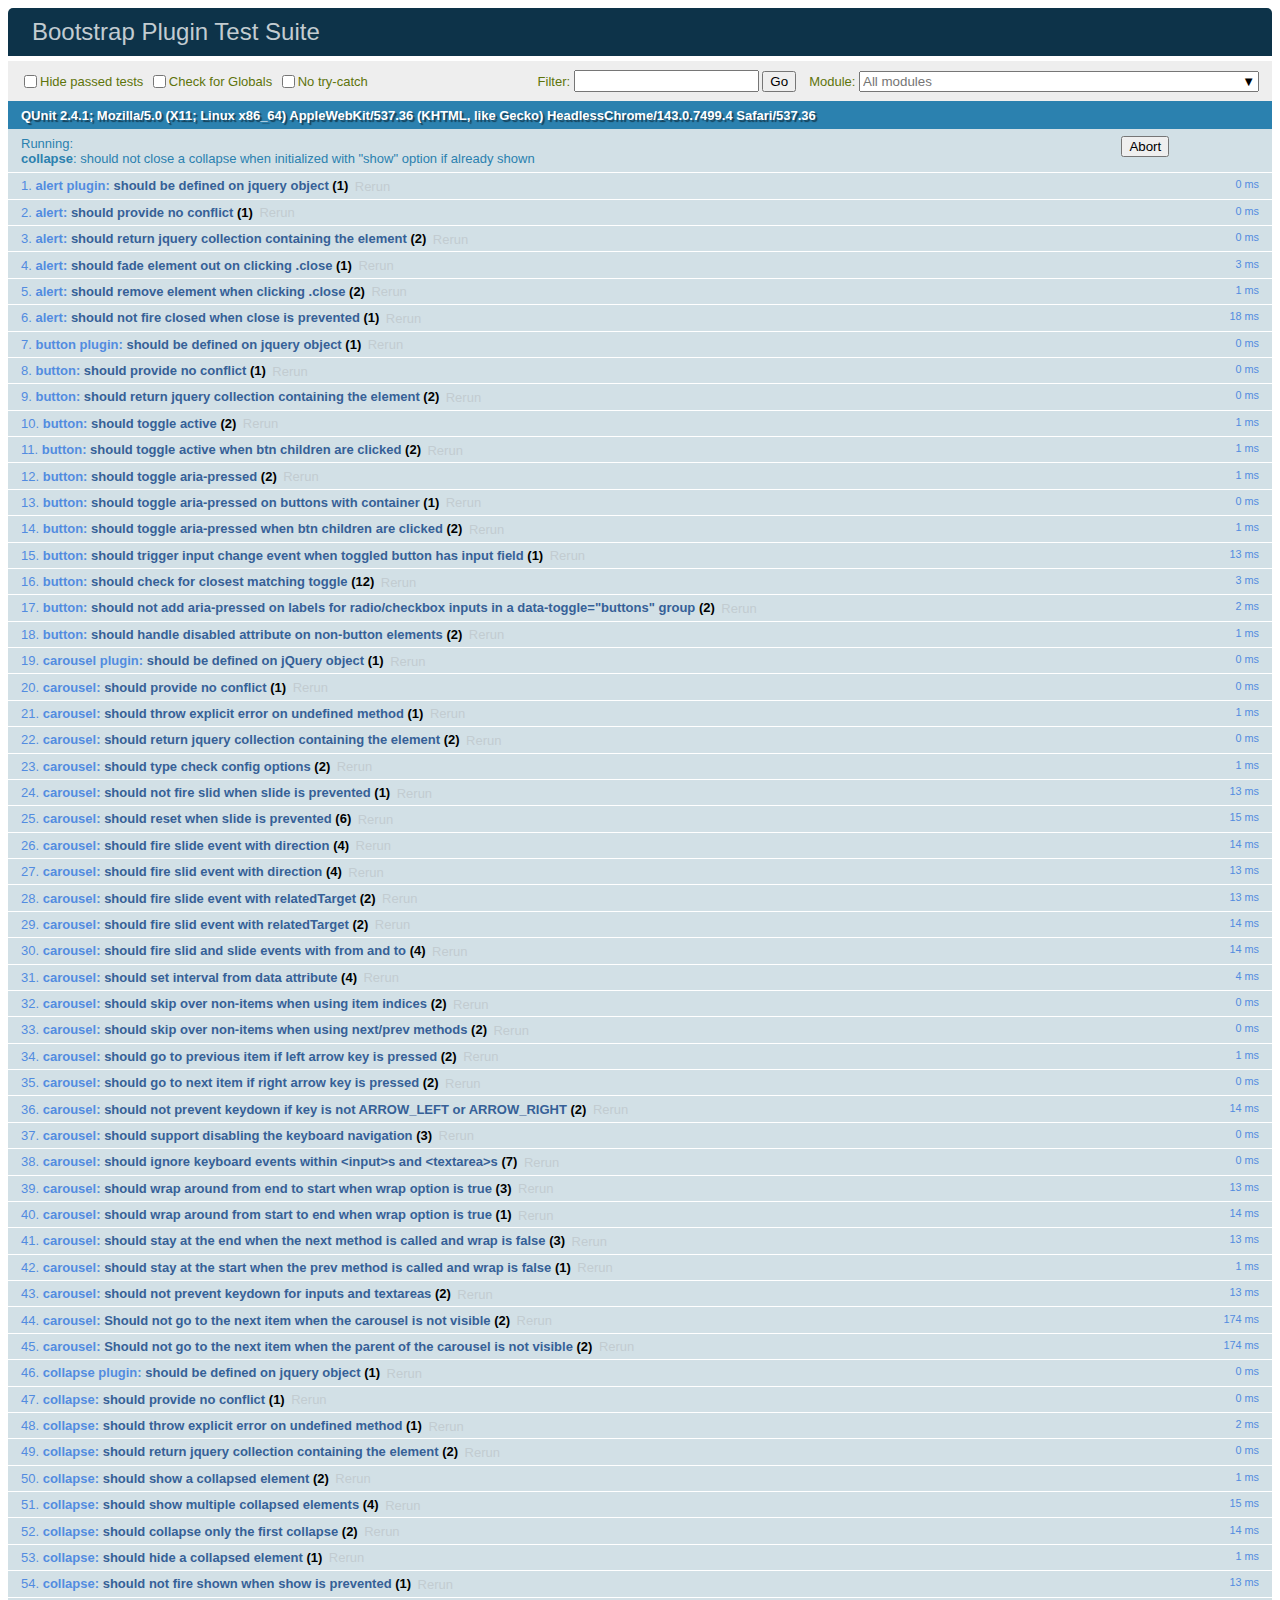
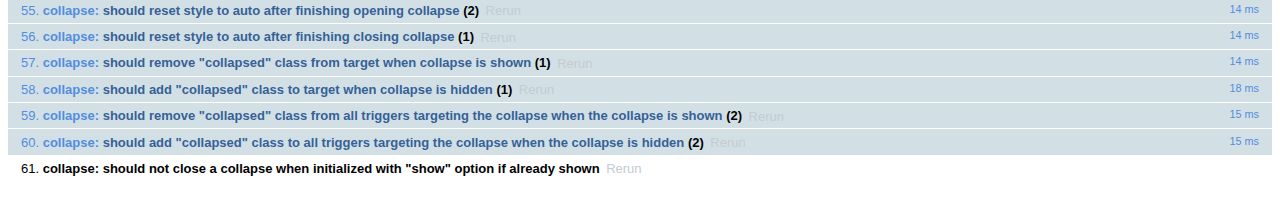
<file: MusicWhere/css/bootstrap-4.0.0/js/tests/index.html>
<!doctype html>
<html lang="en">
  <head>
    <meta charset="utf-8">
    <meta name="viewport" content="width=device-width, initial-scale=1, shrink-to-fit=no">
    <title>Bootstrap Plugin Test Suite</title>

    <!-- jQuery -->
    <script>
      (function () {
        var path = '../../assets/js/vendor/jquery-slim.min.js'
        // get jquery param from the query string.
        var jQueryVersion = location.search.match(/[?&]jquery=(.*?)(?=&|$)/)

        // If a version was specified, use that version from our vendor folder
        if (jQueryVersion) {
          path = 'vendor/jquery-' + jQueryVersion[1] + '.min.js'
        }
        document.write('<script src="' + path + '"><\/script>')
      }())
    </script>
    <script src="../../assets/js/vendor/popper.min.js"></script>

    <!-- QUnit -->
    <link rel="stylesheet" href="vendor/qunit.css" media="screen">
    <script src="vendor/qunit.js"></script>

    <script>
      // Disable jQuery event aliases to ensure we don't accidentally use any of them
      [
        'blur',
        'focus',
        'focusin',
        'focusout',
        'resize',
        'scroll',
        'click',
        'dblclick',
        'mousedown',
        'mouseup',
        'mousemove',
        'mouseover',
        'mouseout',
        'mouseenter',
        'mouseleave',
        'change',
        'select',
        'submit',
        'keydown',
        'keypress',
        'keyup',
        'contextmenu'
      ].forEach(function(eventAlias) {
        $.fn[eventAlias] = function() {
          throw new Error('Using the ".' + eventAlias + '()" method is not allowed, so that Bootstrap can be compatible with custom jQuery builds which exclude the "event aliases" module that defines said method. See https://github.com/twbs/bootstrap/blob/master/CONTRIBUTING.md#js')
        }
      })

      // Require assert.expect in each test
      QUnit.config.requireExpects = true

      // See https://github.com/axemclion/grunt-saucelabs#test-result-details-with-qunit
      var log = []
      var testName

      QUnit.done(function(testResults) {
        var tests = []
        for (var i = 0; i < log.length; i++) {
          var details = log[i]
          tests.push({
            name: details.name,
            result: details.result,
            expected: details.expected,
            actual: details.actual,
            source: details.source
          })
        }
        testResults.tests = tests

        window.global_test_results = testResults
      })

      QUnit.testStart(function(testDetails) {
        QUnit.log(function(details) {
          if (!details.result) {
            details.name = testDetails.name
            log.push(details)
          }
        })
      })

      // Display fixture on-screen on iOS to avoid false positives
      // See https://github.com/twbs/bootstrap/pull/15955
      if (/iPhone|iPad|iPod/.test(navigator.userAgent)) {
        QUnit.begin(function() {
          $('#qunit-fixture').css({ top: 0, left: 0 })
        })

        QUnit.done(function() {
          $('#qunit-fixture').css({ top: '', left: '' })
        })
      }
    </script>

    <!-- Transpiled Plugins -->
    <script src="../dist/util.js"></script>
    <script src="../dist/alert.js"></script>
    <script src="../dist/button.js"></script>
    <script src="../dist/carousel.js"></script>
    <script src="../dist/collapse.js"></script>
    <script src="../dist/dropdown.js"></script>
    <script src="../dist/modal.js"></script>
    <script src="../dist/scrollspy.js"></script>
    <script src="../dist/tab.js"></script>
    <script src="../dist/tooltip.js"></script>
    <script src="../dist/popover.js"></script>

    <!-- Unit Tests -->
    <script src="unit/alert.js"></script>
    <script src="unit/button.js"></script>
    <script src="unit/carousel.js"></script>
    <script src="unit/collapse.js"></script>
    <script src="unit/dropdown.js"></script>
    <script src="unit/modal.js"></script>
    <script src="unit/scrollspy.js"></script>
    <script src="unit/tab.js"></script>
    <script src="unit/tooltip.js"></script>
    <script src="unit/popover.js"></script>
    <script src="unit/util.js"></script>
  </head>
  <body>
    <div id="qunit-container">
      <div id="qunit"></div>
      <div id="qunit-fixture"></div>
    </div>
  </body>
</html>
</file>
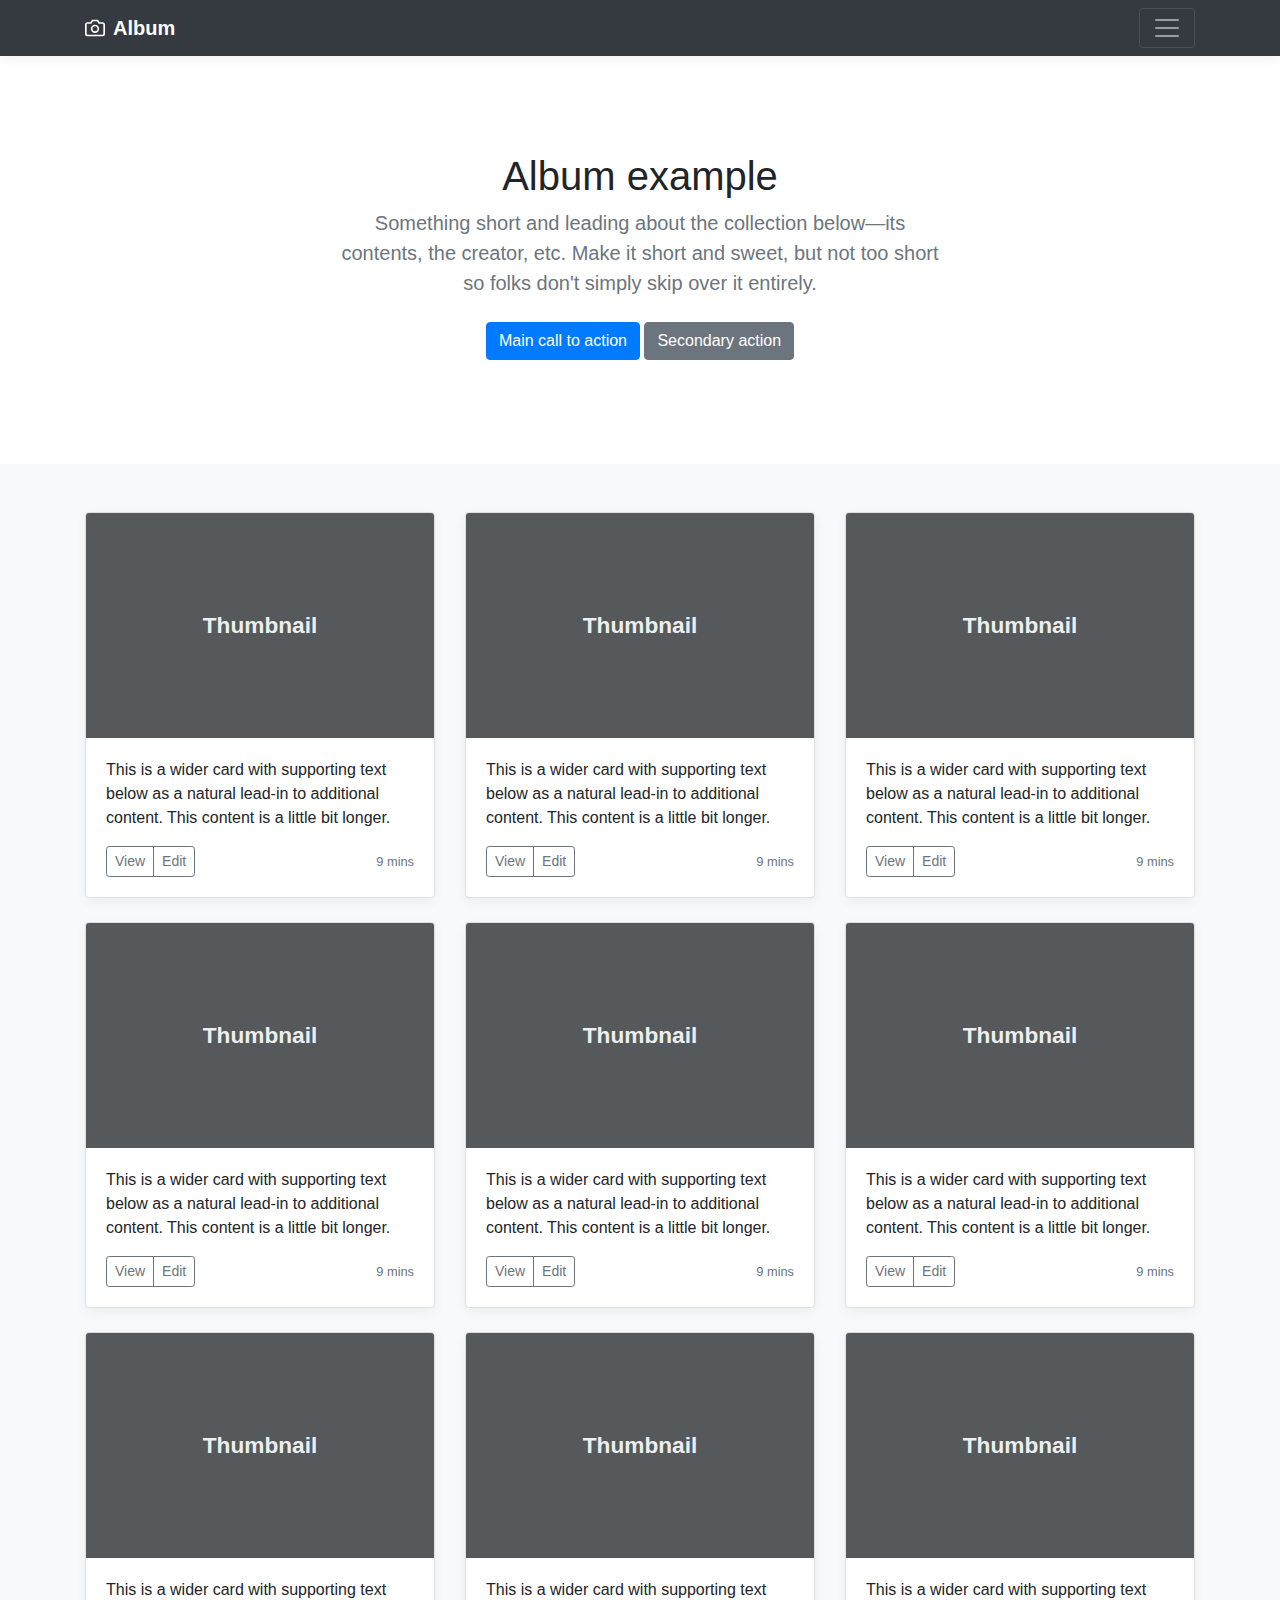
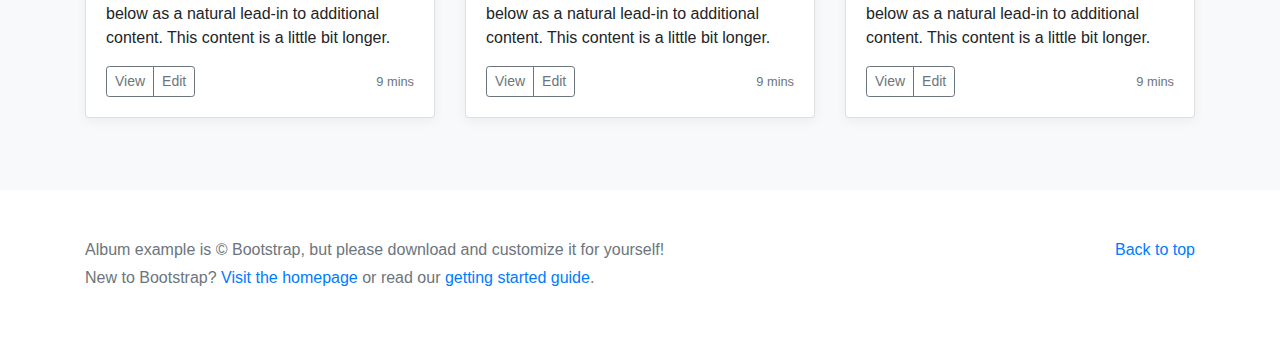
<file: MusicWhere/css/bootstrap-4.0.0/docs/4.0/examples/album/index.html>
<!doctype html>
<html lang="en">
  <head>
    <meta charset="utf-8">
    <meta name="viewport" content="width=device-width, initial-scale=1, shrink-to-fit=no">
    <meta name="description" content="">
    <meta name="author" content="">
    <link rel="icon" href="../../../../favicon.ico">

    <title>Album example for Bootstrap</title>

    <!-- Bootstrap core CSS -->
    <link href="../../../../dist/css/bootstrap.min.css" rel="stylesheet">

    <!-- Custom styles for this template -->
    <link href="album.css" rel="stylesheet">
  </head>

  <body>

    <header>
      <div class="collapse bg-dark" id="navbarHeader">
        <div class="container">
          <div class="row">
            <div class="col-sm-8 col-md-7 py-4">
              <h4 class="text-white">About</h4>
              <p class="text-muted">Add some information about the album below, the author, or any other background context. Make it a few sentences long so folks can pick up some informative tidbits. Then, link them off to some social networking sites or contact information.</p>
            </div>
            <div class="col-sm-4 offset-md-1 py-4">
              <h4 class="text-white">Contact</h4>
              <ul class="list-unstyled">
                <li><a href="#" class="text-white">Follow on Twitter</a></li>
                <li><a href="#" class="text-white">Like on Facebook</a></li>
                <li><a href="#" class="text-white">Email me</a></li>
              </ul>
            </div>
          </div>
        </div>
      </div>
      <div class="navbar navbar-dark bg-dark box-shadow">
        <div class="container d-flex justify-content-between">
          <a href="#" class="navbar-brand d-flex align-items-center">
            <svg xmlns="http://www.w3.org/2000/svg" width="20" height="20" viewBox="0 0 24 24" fill="none" stroke="currentColor" stroke-width="2" stroke-linecap="round" stroke-linejoin="round" class="mr-2"><path d="M23 19a2 2 0 0 1-2 2H3a2 2 0 0 1-2-2V8a2 2 0 0 1 2-2h4l2-3h6l2 3h4a2 2 0 0 1 2 2z"></path><circle cx="12" cy="13" r="4"></circle></svg>
            <strong>Album</strong>
          </a>
          <button class="navbar-toggler" type="button" data-toggle="collapse" data-target="#navbarHeader" aria-controls="navbarHeader" aria-expanded="false" aria-label="Toggle navigation">
            <span class="navbar-toggler-icon"></span>
          </button>
        </div>
      </div>
    </header>

    <main role="main">

      <section class="jumbotron text-center">
        <div class="container">
          <h1 class="jumbotron-heading">Album example</h1>
          <p class="lead text-muted">Something short and leading about the collection below—its contents, the creator, etc. Make it short and sweet, but not too short so folks don't simply skip over it entirely.</p>
          <p>
            <a href="#" class="btn btn-primary my-2">Main call to action</a>
            <a href="#" class="btn btn-secondary my-2">Secondary action</a>
          </p>
        </div>
      </section>

      <div class="album py-5 bg-light">
        <div class="container">

          <div class="row">
            <div class="col-md-4">
              <div class="card mb-4 box-shadow">
                <img class="card-img-top" data-src="holder.js/100px225?theme=thumb&bg=55595c&fg=eceeef&text=Thumbnail" alt="Card image cap">
                <div class="card-body">
                  <p class="card-text">This is a wider card with supporting text below as a natural lead-in to additional content. This content is a little bit longer.</p>
                  <div class="d-flex justify-content-between align-items-center">
                    <div class="btn-group">
                      <button type="button" class="btn btn-sm btn-outline-secondary">View</button>
                      <button type="button" class="btn btn-sm btn-outline-secondary">Edit</button>
                    </div>
                    <small class="text-muted">9 mins</small>
                  </div>
                </div>
              </div>
            </div>
            <div class="col-md-4">
              <div class="card mb-4 box-shadow">
                <img class="card-img-top" data-src="holder.js/100px225?theme=thumb&bg=55595c&fg=eceeef&text=Thumbnail" alt="Card image cap">
                <div class="card-body">
                  <p class="card-text">This is a wider card with supporting text below as a natural lead-in to additional content. This content is a little bit longer.</p>
                  <div class="d-flex justify-content-between align-items-center">
                    <div class="btn-group">
                      <button type="button" class="btn btn-sm btn-outline-secondary">View</button>
                      <button type="button" class="btn btn-sm btn-outline-secondary">Edit</button>
                    </div>
                    <small class="text-muted">9 mins</small>
                  </div>
                </div>
              </div>
            </div>
            <div class="col-md-4">
              <div class="card mb-4 box-shadow">
                <img class="card-img-top" data-src="holder.js/100px225?theme=thumb&bg=55595c&fg=eceeef&text=Thumbnail" alt="Card image cap">
                <div class="card-body">
                  <p class="card-text">This is a wider card with supporting text below as a natural lead-in to additional content. This content is a little bit longer.</p>
                  <div class="d-flex justify-content-between align-items-center">
                    <div class="btn-group">
                      <button type="button" class="btn btn-sm btn-outline-secondary">View</button>
                      <button type="button" class="btn btn-sm btn-outline-secondary">Edit</button>
                    </div>
                    <small class="text-muted">9 mins</small>
                  </div>
                </div>
              </div>
            </div>

            <div class="col-md-4">
              <div class="card mb-4 box-shadow">
                <img class="card-img-top" data-src="holder.js/100px225?theme=thumb&bg=55595c&fg=eceeef&text=Thumbnail" alt="Card image cap">
                <div class="card-body">
                  <p class="card-text">This is a wider card with supporting text below as a natural lead-in to additional content. This content is a little bit longer.</p>
                  <div class="d-flex justify-content-between align-items-center">
                    <div class="btn-group">
                      <button type="button" class="btn btn-sm btn-outline-secondary">View</button>
                      <button type="button" class="btn btn-sm btn-outline-secondary">Edit</button>
                    </div>
                    <small class="text-muted">9 mins</small>
                  </div>
                </div>
              </div>
            </div>
            <div class="col-md-4">
              <div class="card mb-4 box-shadow">
                <img class="card-img-top" data-src="holder.js/100px225?theme=thumb&bg=55595c&fg=eceeef&text=Thumbnail" alt="Card image cap">
                <div class="card-body">
                  <p class="card-text">This is a wider card with supporting text below as a natural lead-in to additional content. This content is a little bit longer.</p>
                  <div class="d-flex justify-content-between align-items-center">
                    <div class="btn-group">
                      <button type="button" class="btn btn-sm btn-outline-secondary">View</button>
                      <button type="button" class="btn btn-sm btn-outline-secondary">Edit</button>
                    </div>
                    <small class="text-muted">9 mins</small>
                  </div>
                </div>
              </div>
            </div>
            <div class="col-md-4">
              <div class="card mb-4 box-shadow">
                <img class="card-img-top" data-src="holder.js/100px225?theme=thumb&bg=55595c&fg=eceeef&text=Thumbnail" alt="Card image cap">
                <div class="card-body">
                  <p class="card-text">This is a wider card with supporting text below as a natural lead-in to additional content. This content is a little bit longer.</p>
                  <div class="d-flex justify-content-between align-items-center">
                    <div class="btn-group">
                      <button type="button" class="btn btn-sm btn-outline-secondary">View</button>
                      <button type="button" class="btn btn-sm btn-outline-secondary">Edit</button>
                    </div>
                    <small class="text-muted">9 mins</small>
                  </div>
                </div>
              </div>
            </div>

            <div class="col-md-4">
              <div class="card mb-4 box-shadow">
                <img class="card-img-top" data-src="holder.js/100px225?theme=thumb&bg=55595c&fg=eceeef&text=Thumbnail" alt="Card image cap">
                <div class="card-body">
                  <p class="card-text">This is a wider card with supporting text below as a natural lead-in to additional content. This content is a little bit longer.</p>
                  <div class="d-flex justify-content-between align-items-center">
                    <div class="btn-group">
                      <button type="button" class="btn btn-sm btn-outline-secondary">View</button>
                      <button type="button" class="btn btn-sm btn-outline-secondary">Edit</button>
                    </div>
                    <small class="text-muted">9 mins</small>
                  </div>
                </div>
              </div>
            </div>
            <div class="col-md-4">
              <div class="card mb-4 box-shadow">
                <img class="card-img-top" data-src="holder.js/100px225?theme=thumb&bg=55595c&fg=eceeef&text=Thumbnail" alt="Card image cap">
                <div class="card-body">
                  <p class="card-text">This is a wider card with supporting text below as a natural lead-in to additional content. This content is a little bit longer.</p>
                  <div class="d-flex justify-content-between align-items-center">
                    <div class="btn-group">
                      <button type="button" class="btn btn-sm btn-outline-secondary">View</button>
                      <button type="button" class="btn btn-sm btn-outline-secondary">Edit</button>
                    </div>
                    <small class="text-muted">9 mins</small>
                  </div>
                </div>
              </div>
            </div>
            <div class="col-md-4">
              <div class="card mb-4 box-shadow">
                <img class="card-img-top" data-src="holder.js/100px225?theme=thumb&bg=55595c&fg=eceeef&text=Thumbnail" alt="Card image cap">
                <div class="card-body">
                  <p class="card-text">This is a wider card with supporting text below as a natural lead-in to additional content. This content is a little bit longer.</p>
                  <div class="d-flex justify-content-between align-items-center">
                    <div class="btn-group">
                      <button type="button" class="btn btn-sm btn-outline-secondary">View</button>
                      <button type="button" class="btn btn-sm btn-outline-secondary">Edit</button>
                    </div>
                    <small class="text-muted">9 mins</small>
                  </div>
                </div>
              </div>
            </div>
          </div>
        </div>
      </div>

    </main>

    <footer class="text-muted">
      <div class="container">
        <p class="float-right">
          <a href="#">Back to top</a>
        </p>
        <p>Album example is &copy; Bootstrap, but please download and customize it for yourself!</p>
        <p>New to Bootstrap? <a href="../../">Visit the homepage</a> or read our <a href="../../getting-started/">getting started guide</a>.</p>
      </div>
    </footer>

    <!-- Bootstrap core JavaScript
    ================================================== -->
    <!-- Placed at the end of the document so the pages load faster -->
    <script src="https://code.jquery.com/jquery-3.2.1.slim.min.js" integrity="sha384-KJ3o2DKtIkvYIK3UENzmM7KCkRr/rE9/Qpg6aAZGJwFDMVNA/GpGFF93hXpG5KkN" crossorigin="anonymous"></script>
    <script>window.jQuery || document.write('<script src="../../../../assets/js/vendor/jquery-slim.min.js"><\/script>')</script>
    <script src="../../../../assets/js/vendor/popper.min.js"></script>
    <script src="../../../../dist/js/bootstrap.min.js"></script>
    <script src="../../../../assets/js/vendor/holder.min.js"></script>
  </body>
</html>
</file>
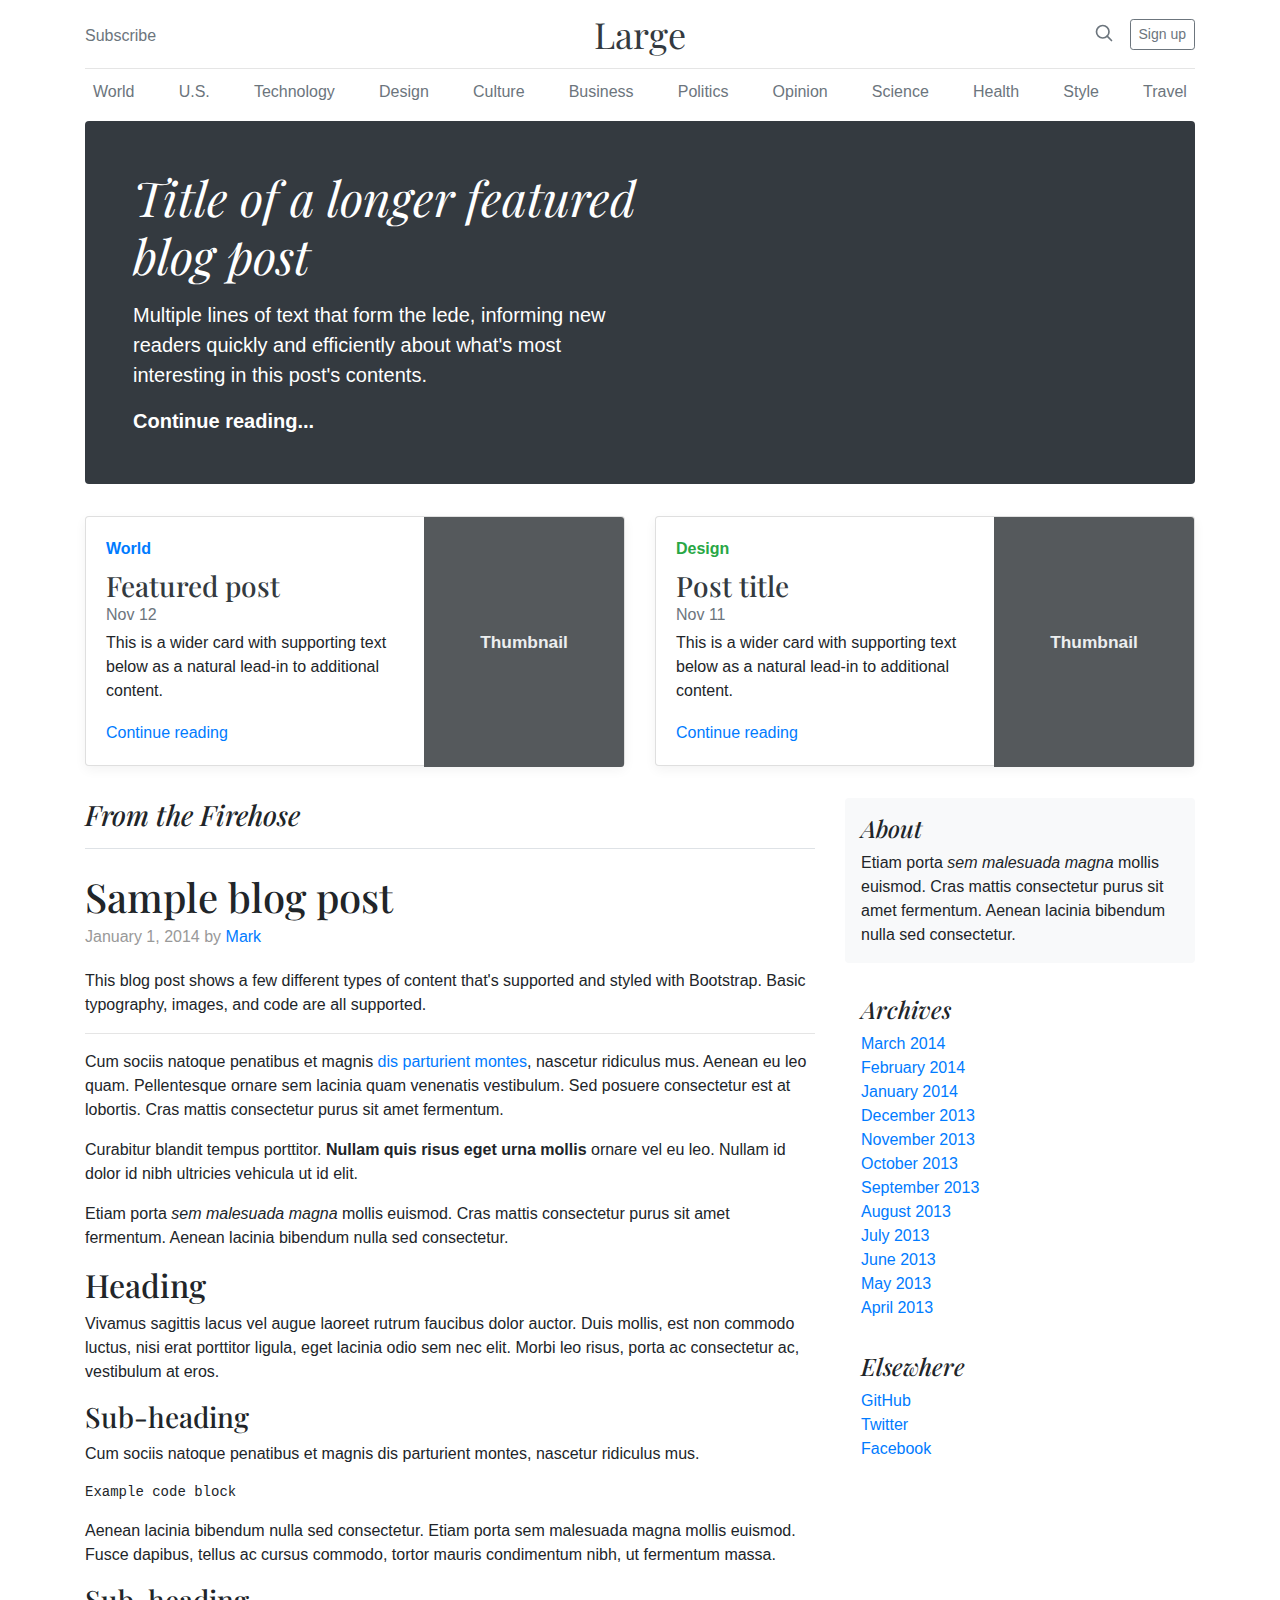
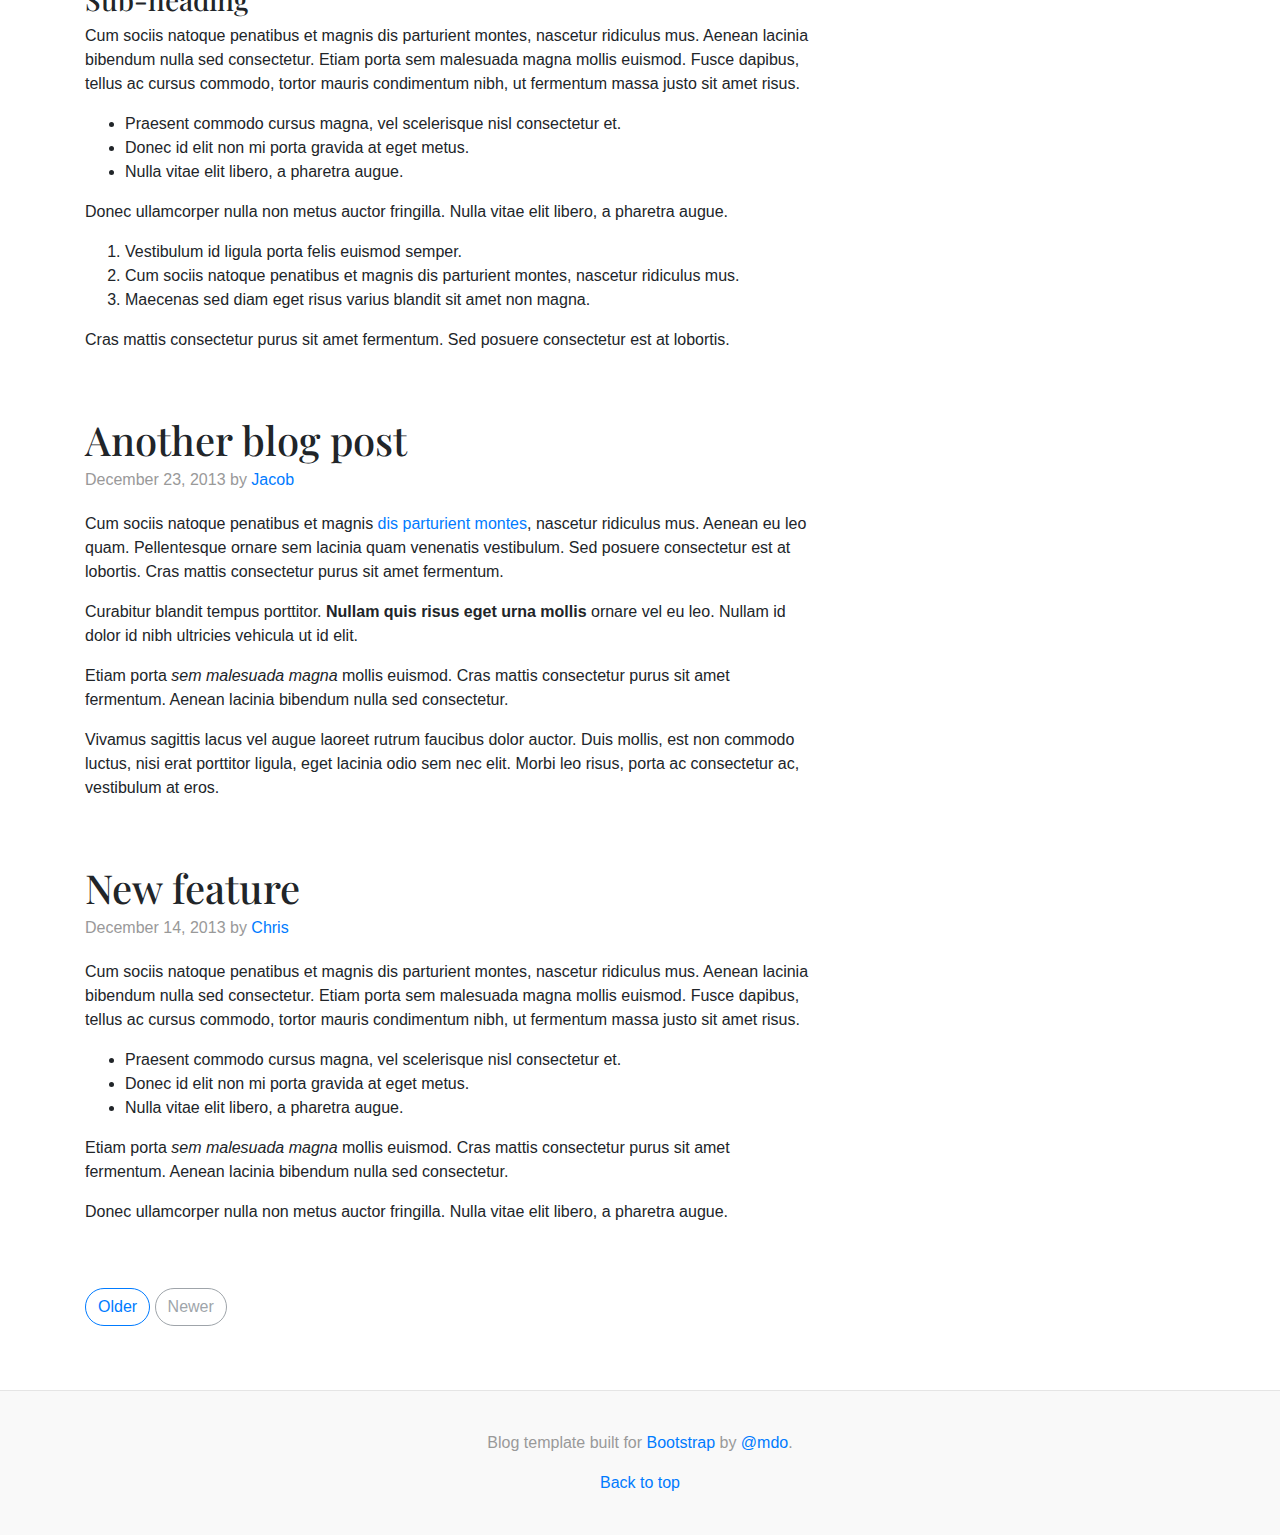
<file: MusicWhere/css/bootstrap-4.0.0/docs/4.0/examples/blog/index.html>
<!doctype html>
<html lang="en">
  <head>
    <meta charset="utf-8">
    <meta name="viewport" content="width=device-width, initial-scale=1, shrink-to-fit=no">
    <meta name="description" content="">
    <meta name="author" content="">
    <link rel="icon" href="../../../../favicon.ico">

    <title>Blog Template for Bootstrap</title>

    <!-- Bootstrap core CSS -->
    <link href="../../../../dist/css/bootstrap.min.css" rel="stylesheet">

    <!-- Custom styles for this template -->
    <link href="https://fonts.googleapis.com/css?family=Playfair+Display:700,900" rel="stylesheet">
    <link href="blog.css" rel="stylesheet">
  </head>

  <body>

    <div class="container">
      <header class="blog-header py-3">
        <div class="row flex-nowrap justify-content-between align-items-center">
          <div class="col-4 pt-1">
            <a class="text-muted" href="#">Subscribe</a>
          </div>
          <div class="col-4 text-center">
            <a class="blog-header-logo text-dark" href="#">Large</a>
          </div>
          <div class="col-4 d-flex justify-content-end align-items-center">
            <a class="text-muted" href="#">
              <svg xmlns="http://www.w3.org/2000/svg" width="20" height="20" viewBox="0 0 24 24" fill="none" stroke="currentColor" stroke-width="2" stroke-linecap="round" stroke-linejoin="round" class="mx-3"><circle cx="10.5" cy="10.5" r="7.5"></circle><line x1="21" y1="21" x2="15.8" y2="15.8"></line></svg>
            </a>
            <a class="btn btn-sm btn-outline-secondary" href="#">Sign up</a>
          </div>
        </div>
      </header>

      <div class="nav-scroller py-1 mb-2">
        <nav class="nav d-flex justify-content-between">
          <a class="p-2 text-muted" href="#">World</a>
          <a class="p-2 text-muted" href="#">U.S.</a>
          <a class="p-2 text-muted" href="#">Technology</a>
          <a class="p-2 text-muted" href="#">Design</a>
          <a class="p-2 text-muted" href="#">Culture</a>
          <a class="p-2 text-muted" href="#">Business</a>
          <a class="p-2 text-muted" href="#">Politics</a>
          <a class="p-2 text-muted" href="#">Opinion</a>
          <a class="p-2 text-muted" href="#">Science</a>
          <a class="p-2 text-muted" href="#">Health</a>
          <a class="p-2 text-muted" href="#">Style</a>
          <a class="p-2 text-muted" href="#">Travel</a>
        </nav>
      </div>

      <div class="jumbotron p-3 p-md-5 text-white rounded bg-dark">
        <div class="col-md-6 px-0">
          <h1 class="display-4 font-italic">Title of a longer featured blog post</h1>
          <p class="lead my-3">Multiple lines of text that form the lede, informing new readers quickly and efficiently about what's most interesting in this post's contents.</p>
          <p class="lead mb-0"><a href="#" class="text-white font-weight-bold">Continue reading...</a></p>
        </div>
      </div>

      <div class="row mb-2">
        <div class="col-md-6">
          <div class="card flex-md-row mb-4 box-shadow h-md-250">
            <div class="card-body d-flex flex-column align-items-start">
              <strong class="d-inline-block mb-2 text-primary">World</strong>
              <h3 class="mb-0">
                <a class="text-dark" href="#">Featured post</a>
              </h3>
              <div class="mb-1 text-muted">Nov 12</div>
              <p class="card-text mb-auto">This is a wider card with supporting text below as a natural lead-in to additional content.</p>
              <a href="#">Continue reading</a>
            </div>
            <img class="card-img-right flex-auto d-none d-md-block" data-src="holder.js/200x250?theme=thumb" alt="Card image cap">
          </div>
        </div>
        <div class="col-md-6">
          <div class="card flex-md-row mb-4 box-shadow h-md-250">
            <div class="card-body d-flex flex-column align-items-start">
              <strong class="d-inline-block mb-2 text-success">Design</strong>
              <h3 class="mb-0">
                <a class="text-dark" href="#">Post title</a>
              </h3>
              <div class="mb-1 text-muted">Nov 11</div>
              <p class="card-text mb-auto">This is a wider card with supporting text below as a natural lead-in to additional content.</p>
              <a href="#">Continue reading</a>
            </div>
            <img class="card-img-right flex-auto d-none d-md-block" data-src="holder.js/200x250?theme=thumb" alt="Card image cap">
          </div>
        </div>
      </div>
    </div>

    <main role="main" class="container">
      <div class="row">
        <div class="col-md-8 blog-main">
          <h3 class="pb-3 mb-4 font-italic border-bottom">
            From the Firehose
          </h3>

          <div class="blog-post">
            <h2 class="blog-post-title">Sample blog post</h2>
            <p class="blog-post-meta">January 1, 2014 by <a href="#">Mark</a></p>

            <p>This blog post shows a few different types of content that's supported and styled with Bootstrap. Basic typography, images, and code are all supported.</p>
            <hr>
            <p>Cum sociis natoque penatibus et magnis <a href="#">dis parturient montes</a>, nascetur ridiculus mus. Aenean eu leo quam. Pellentesque ornare sem lacinia quam venenatis vestibulum. Sed posuere consectetur est at lobortis. Cras mattis consectetur purus sit amet fermentum.</p>
            <blockquote>
              <p>Curabitur blandit tempus porttitor. <strong>Nullam quis risus eget urna mollis</strong> ornare vel eu leo. Nullam id dolor id nibh ultricies vehicula ut id elit.</p>
            </blockquote>
            <p>Etiam porta <em>sem malesuada magna</em> mollis euismod. Cras mattis consectetur purus sit amet fermentum. Aenean lacinia bibendum nulla sed consectetur.</p>
            <h2>Heading</h2>
            <p>Vivamus sagittis lacus vel augue laoreet rutrum faucibus dolor auctor. Duis mollis, est non commodo luctus, nisi erat porttitor ligula, eget lacinia odio sem nec elit. Morbi leo risus, porta ac consectetur ac, vestibulum at eros.</p>
            <h3>Sub-heading</h3>
            <p>Cum sociis natoque penatibus et magnis dis parturient montes, nascetur ridiculus mus.</p>
            <pre><code>Example code block</code></pre>
            <p>Aenean lacinia bibendum nulla sed consectetur. Etiam porta sem malesuada magna mollis euismod. Fusce dapibus, tellus ac cursus commodo, tortor mauris condimentum nibh, ut fermentum massa.</p>
            <h3>Sub-heading</h3>
            <p>Cum sociis natoque penatibus et magnis dis parturient montes, nascetur ridiculus mus. Aenean lacinia bibendum nulla sed consectetur. Etiam porta sem malesuada magna mollis euismod. Fusce dapibus, tellus ac cursus commodo, tortor mauris condimentum nibh, ut fermentum massa justo sit amet risus.</p>
            <ul>
              <li>Praesent commodo cursus magna, vel scelerisque nisl consectetur et.</li>
              <li>Donec id elit non mi porta gravida at eget metus.</li>
              <li>Nulla vitae elit libero, a pharetra augue.</li>
            </ul>
            <p>Donec ullamcorper nulla non metus auctor fringilla. Nulla vitae elit libero, a pharetra augue.</p>
            <ol>
              <li>Vestibulum id ligula porta felis euismod semper.</li>
              <li>Cum sociis natoque penatibus et magnis dis parturient montes, nascetur ridiculus mus.</li>
              <li>Maecenas sed diam eget risus varius blandit sit amet non magna.</li>
            </ol>
            <p>Cras mattis consectetur purus sit amet fermentum. Sed posuere consectetur est at lobortis.</p>
          </div><!-- /.blog-post -->

          <div class="blog-post">
            <h2 class="blog-post-title">Another blog post</h2>
            <p class="blog-post-meta">December 23, 2013 by <a href="#">Jacob</a></p>

            <p>Cum sociis natoque penatibus et magnis <a href="#">dis parturient montes</a>, nascetur ridiculus mus. Aenean eu leo quam. Pellentesque ornare sem lacinia quam venenatis vestibulum. Sed posuere consectetur est at lobortis. Cras mattis consectetur purus sit amet fermentum.</p>
            <blockquote>
              <p>Curabitur blandit tempus porttitor. <strong>Nullam quis risus eget urna mollis</strong> ornare vel eu leo. Nullam id dolor id nibh ultricies vehicula ut id elit.</p>
            </blockquote>
            <p>Etiam porta <em>sem malesuada magna</em> mollis euismod. Cras mattis consectetur purus sit amet fermentum. Aenean lacinia bibendum nulla sed consectetur.</p>
            <p>Vivamus sagittis lacus vel augue laoreet rutrum faucibus dolor auctor. Duis mollis, est non commodo luctus, nisi erat porttitor ligula, eget lacinia odio sem nec elit. Morbi leo risus, porta ac consectetur ac, vestibulum at eros.</p>
          </div><!-- /.blog-post -->

          <div class="blog-post">
            <h2 class="blog-post-title">New feature</h2>
            <p class="blog-post-meta">December 14, 2013 by <a href="#">Chris</a></p>

            <p>Cum sociis natoque penatibus et magnis dis parturient montes, nascetur ridiculus mus. Aenean lacinia bibendum nulla sed consectetur. Etiam porta sem malesuada magna mollis euismod. Fusce dapibus, tellus ac cursus commodo, tortor mauris condimentum nibh, ut fermentum massa justo sit amet risus.</p>
            <ul>
              <li>Praesent commodo cursus magna, vel scelerisque nisl consectetur et.</li>
              <li>Donec id elit non mi porta gravida at eget metus.</li>
              <li>Nulla vitae elit libero, a pharetra augue.</li>
            </ul>
            <p>Etiam porta <em>sem malesuada magna</em> mollis euismod. Cras mattis consectetur purus sit amet fermentum. Aenean lacinia bibendum nulla sed consectetur.</p>
            <p>Donec ullamcorper nulla non metus auctor fringilla. Nulla vitae elit libero, a pharetra augue.</p>
          </div><!-- /.blog-post -->

          <nav class="blog-pagination">
            <a class="btn btn-outline-primary" href="#">Older</a>
            <a class="btn btn-outline-secondary disabled" href="#">Newer</a>
          </nav>

        </div><!-- /.blog-main -->

        <aside class="col-md-4 blog-sidebar">
          <div class="p-3 mb-3 bg-light rounded">
            <h4 class="font-italic">About</h4>
            <p class="mb-0">Etiam porta <em>sem malesuada magna</em> mollis euismod. Cras mattis consectetur purus sit amet fermentum. Aenean lacinia bibendum nulla sed consectetur.</p>
          </div>

          <div class="p-3">
            <h4 class="font-italic">Archives</h4>
            <ol class="list-unstyled mb-0">
              <li><a href="#">March 2014</a></li>
              <li><a href="#">February 2014</a></li>
              <li><a href="#">January 2014</a></li>
              <li><a href="#">December 2013</a></li>
              <li><a href="#">November 2013</a></li>
              <li><a href="#">October 2013</a></li>
              <li><a href="#">September 2013</a></li>
              <li><a href="#">August 2013</a></li>
              <li><a href="#">July 2013</a></li>
              <li><a href="#">June 2013</a></li>
              <li><a href="#">May 2013</a></li>
              <li><a href="#">April 2013</a></li>
            </ol>
          </div>

          <div class="p-3">
            <h4 class="font-italic">Elsewhere</h4>
            <ol class="list-unstyled">
              <li><a href="#">GitHub</a></li>
              <li><a href="#">Twitter</a></li>
              <li><a href="#">Facebook</a></li>
            </ol>
          </div>
        </aside><!-- /.blog-sidebar -->

      </div><!-- /.row -->

    </main><!-- /.container -->

    <footer class="blog-footer">
      <p>Blog template built for <a href="https://getbootstrap.com/">Bootstrap</a> by <a href="https://twitter.com/mdo">@mdo</a>.</p>
      <p>
        <a href="#">Back to top</a>
      </p>
    </footer>

    <!-- Bootstrap core JavaScript
    ================================================== -->
    <!-- Placed at the end of the document so the pages load faster -->
    <script src="https://code.jquery.com/jquery-3.2.1.slim.min.js" integrity="sha384-KJ3o2DKtIkvYIK3UENzmM7KCkRr/rE9/Qpg6aAZGJwFDMVNA/GpGFF93hXpG5KkN" crossorigin="anonymous"></script>
    <script>window.jQuery || document.write('<script src="../../../../assets/js/vendor/jquery-slim.min.js"><\/script>')</script>
    <script src="../../../../assets/js/vendor/popper.min.js"></script>
    <script src="../../../../dist/js/bootstrap.min.js"></script>
    <script src="../../../../assets/js/vendor/holder.min.js"></script>
    <script>
      Holder.addTheme('thumb', {
        bg: '#55595c',
        fg: '#eceeef',
        text: 'Thumbnail'
      });
    </script>
  </body>
</html>
</file>
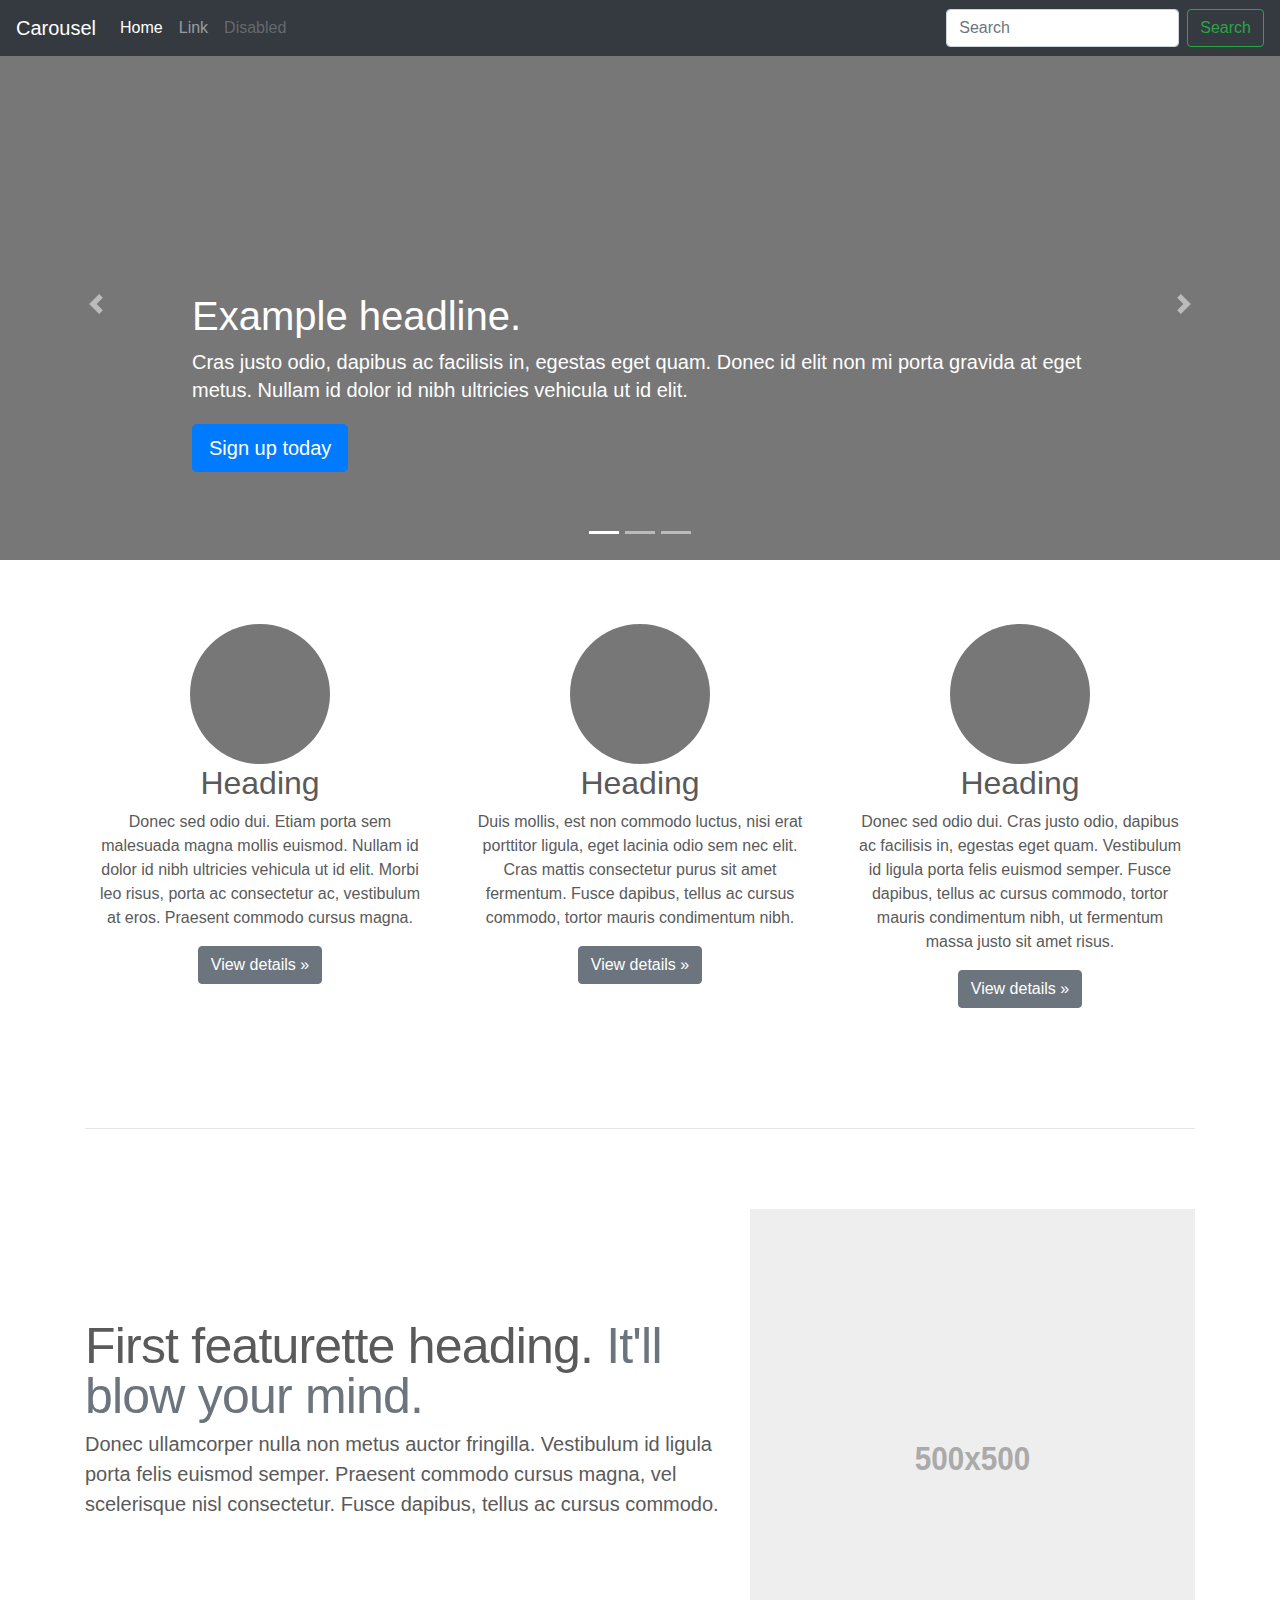
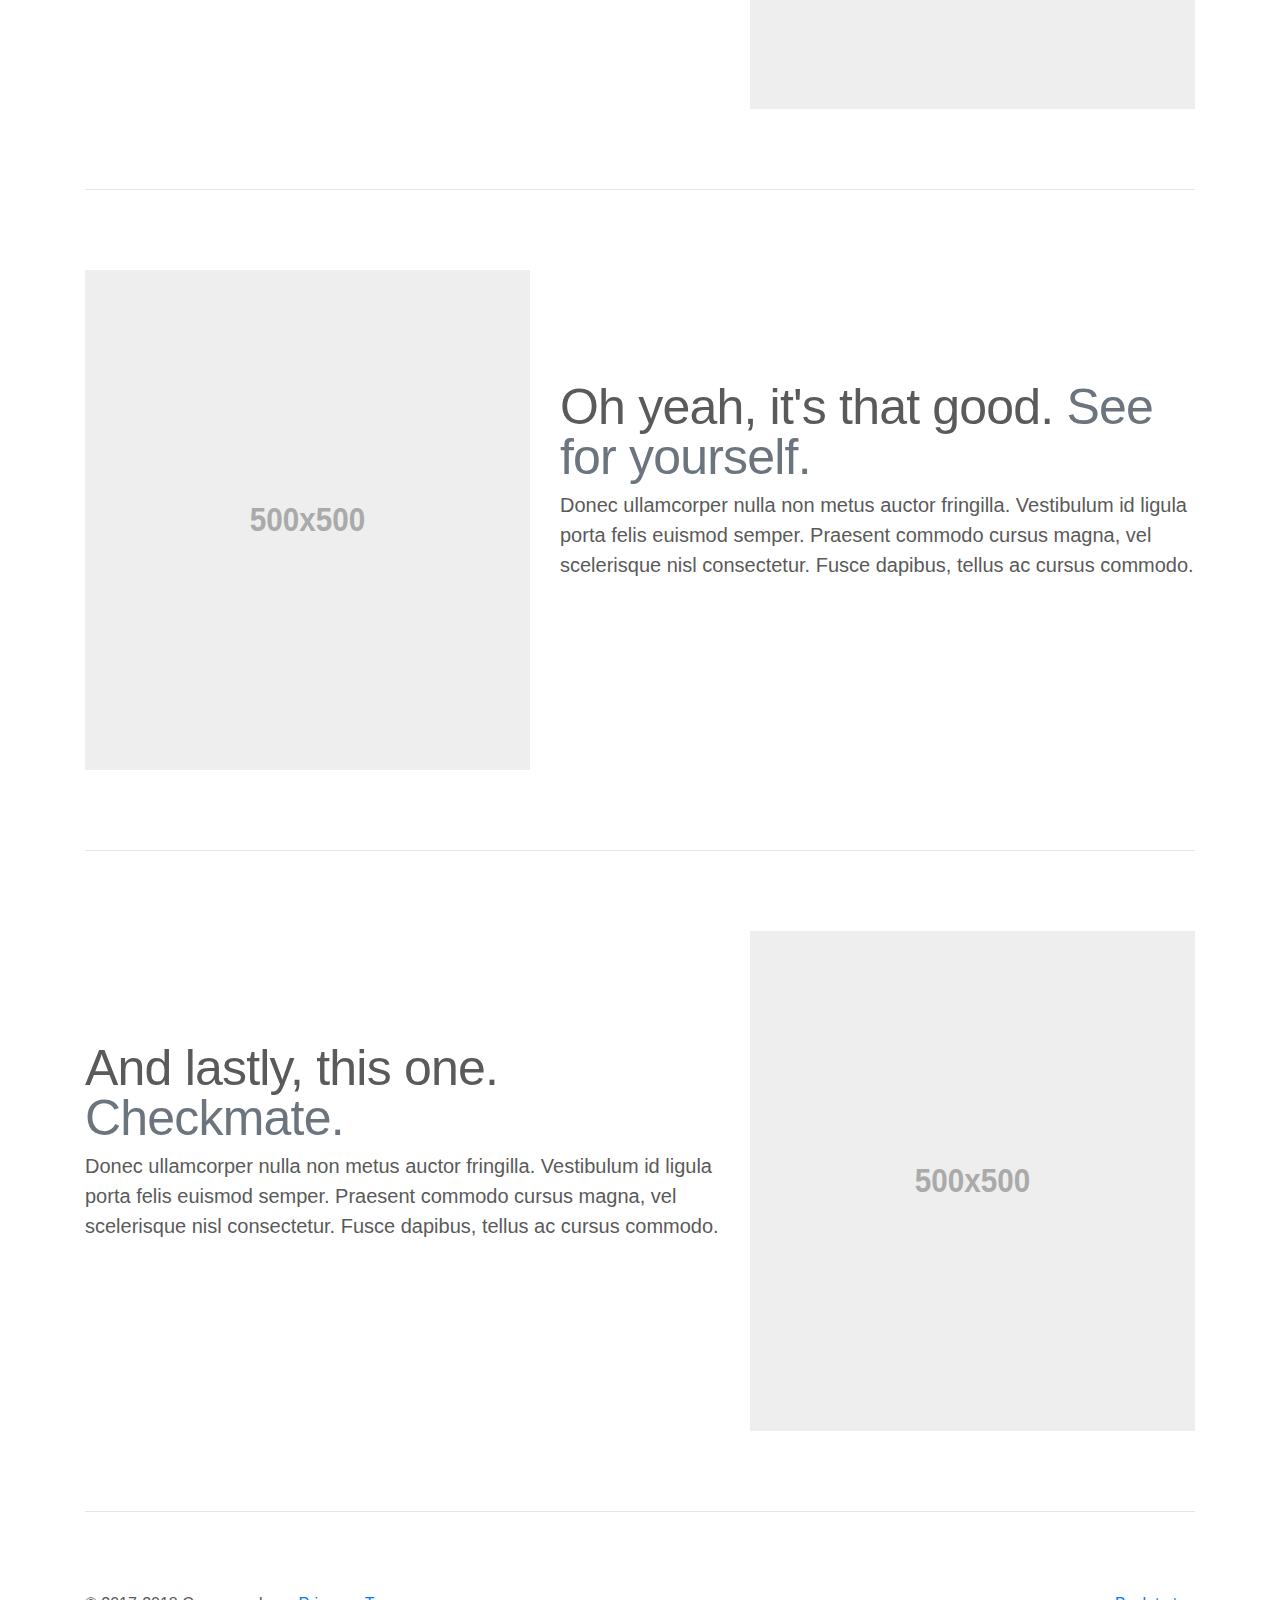
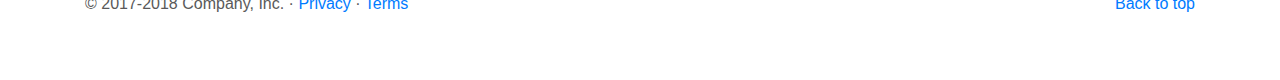
<file: MusicWhere/css/bootstrap-4.0.0/docs/4.0/examples/carousel/index.html>
<!doctype html>
<html lang="en">
  <head>
    <meta charset="utf-8">
    <meta name="viewport" content="width=device-width, initial-scale=1, shrink-to-fit=no">
    <meta name="description" content="">
    <meta name="author" content="">
    <link rel="icon" href="../../../../favicon.ico">

    <title>Carousel Template for Bootstrap</title>

    <!-- Bootstrap core CSS -->
    <link href="../../../../dist/css/bootstrap.min.css" rel="stylesheet">

    <!-- Custom styles for this template -->
    <link href="carousel.css" rel="stylesheet">
  </head>
  <body>

    <header>
      <nav class="navbar navbar-expand-md navbar-dark fixed-top bg-dark">
        <a class="navbar-brand" href="#">Carousel</a>
        <button class="navbar-toggler" type="button" data-toggle="collapse" data-target="#navbarCollapse" aria-controls="navbarCollapse" aria-expanded="false" aria-label="Toggle navigation">
          <span class="navbar-toggler-icon"></span>
        </button>
        <div class="collapse navbar-collapse" id="navbarCollapse">
          <ul class="navbar-nav mr-auto">
            <li class="nav-item active">
              <a class="nav-link" href="#">Home <span class="sr-only">(current)</span></a>
            </li>
            <li class="nav-item">
              <a class="nav-link" href="#">Link</a>
            </li>
            <li class="nav-item">
              <a class="nav-link disabled" href="#">Disabled</a>
            </li>
          </ul>
          <form class="form-inline mt-2 mt-md-0">
            <input class="form-control mr-sm-2" type="text" placeholder="Search" aria-label="Search">
            <button class="btn btn-outline-success my-2 my-sm-0" type="submit">Search</button>
          </form>
        </div>
      </nav>
    </header>

    <main role="main">

      <div id="myCarousel" class="carousel slide" data-ride="carousel">
        <ol class="carousel-indicators">
          <li data-target="#myCarousel" data-slide-to="0" class="active"></li>
          <li data-target="#myCarousel" data-slide-to="1"></li>
          <li data-target="#myCarousel" data-slide-to="2"></li>
        </ol>
        <div class="carousel-inner">
          <div class="carousel-item active">
            <img class="first-slide" src="[data-uri]" alt="First slide">
            <div class="container">
              <div class="carousel-caption text-left">
                <h1>Example headline.</h1>
                <p>Cras justo odio, dapibus ac facilisis in, egestas eget quam. Donec id elit non mi porta gravida at eget metus. Nullam id dolor id nibh ultricies vehicula ut id elit.</p>
                <p><a class="btn btn-lg btn-primary" href="#" role="button">Sign up today</a></p>
              </div>
            </div>
          </div>
          <div class="carousel-item">
            <img class="second-slide" src="[data-uri]" alt="Second slide">
            <div class="container">
              <div class="carousel-caption">
                <h1>Another example headline.</h1>
                <p>Cras justo odio, dapibus ac facilisis in, egestas eget quam. Donec id elit non mi porta gravida at eget metus. Nullam id dolor id nibh ultricies vehicula ut id elit.</p>
                <p><a class="btn btn-lg btn-primary" href="#" role="button">Learn more</a></p>
              </div>
            </div>
          </div>
          <div class="carousel-item">
            <img class="third-slide" src="[data-uri]" alt="Third slide">
            <div class="container">
              <div class="carousel-caption text-right">
                <h1>One more for good measure.</h1>
                <p>Cras justo odio, dapibus ac facilisis in, egestas eget quam. Donec id elit non mi porta gravida at eget metus. Nullam id dolor id nibh ultricies vehicula ut id elit.</p>
                <p><a class="btn btn-lg btn-primary" href="#" role="button">Browse gallery</a></p>
              </div>
            </div>
          </div>
        </div>
        <a class="carousel-control-prev" href="#myCarousel" role="button" data-slide="prev">
          <span class="carousel-control-prev-icon" aria-hidden="true"></span>
          <span class="sr-only">Previous</span>
        </a>
        <a class="carousel-control-next" href="#myCarousel" role="button" data-slide="next">
          <span class="carousel-control-next-icon" aria-hidden="true"></span>
          <span class="sr-only">Next</span>
        </a>
      </div>


      <!-- Marketing messaging and featurettes
      ================================================== -->
      <!-- Wrap the rest of the page in another container to center all the content. -->

      <div class="container marketing">

        <!-- Three columns of text below the carousel -->
        <div class="row">
          <div class="col-lg-4">
            <img class="rounded-circle" src="[data-uri]" alt="Generic placeholder image" width="140" height="140">
            <h2>Heading</h2>
            <p>Donec sed odio dui. Etiam porta sem malesuada magna mollis euismod. Nullam id dolor id nibh ultricies vehicula ut id elit. Morbi leo risus, porta ac consectetur ac, vestibulum at eros. Praesent commodo cursus magna.</p>
            <p><a class="btn btn-secondary" href="#" role="button">View details &raquo;</a></p>
          </div><!-- /.col-lg-4 -->
          <div class="col-lg-4">
            <img class="rounded-circle" src="[data-uri]" alt="Generic placeholder image" width="140" height="140">
            <h2>Heading</h2>
            <p>Duis mollis, est non commodo luctus, nisi erat porttitor ligula, eget lacinia odio sem nec elit. Cras mattis consectetur purus sit amet fermentum. Fusce dapibus, tellus ac cursus commodo, tortor mauris condimentum nibh.</p>
            <p><a class="btn btn-secondary" href="#" role="button">View details &raquo;</a></p>
          </div><!-- /.col-lg-4 -->
          <div class="col-lg-4">
            <img class="rounded-circle" src="[data-uri]" alt="Generic placeholder image" width="140" height="140">
            <h2>Heading</h2>
            <p>Donec sed odio dui. Cras justo odio, dapibus ac facilisis in, egestas eget quam. Vestibulum id ligula porta felis euismod semper. Fusce dapibus, tellus ac cursus commodo, tortor mauris condimentum nibh, ut fermentum massa justo sit amet risus.</p>
            <p><a class="btn btn-secondary" href="#" role="button">View details &raquo;</a></p>
          </div><!-- /.col-lg-4 -->
        </div><!-- /.row -->


        <!-- START THE FEATURETTES -->

        <hr class="featurette-divider">

        <div class="row featurette">
          <div class="col-md-7">
            <h2 class="featurette-heading">First featurette heading. <span class="text-muted">It'll blow your mind.</span></h2>
            <p class="lead">Donec ullamcorper nulla non metus auctor fringilla. Vestibulum id ligula porta felis euismod semper. Praesent commodo cursus magna, vel scelerisque nisl consectetur. Fusce dapibus, tellus ac cursus commodo.</p>
          </div>
          <div class="col-md-5">
            <img class="featurette-image img-fluid mx-auto" data-src="holder.js/500x500/auto" alt="Generic placeholder image">
          </div>
        </div>

        <hr class="featurette-divider">

        <div class="row featurette">
          <div class="col-md-7 order-md-2">
            <h2 class="featurette-heading">Oh yeah, it's that good. <span class="text-muted">See for yourself.</span></h2>
            <p class="lead">Donec ullamcorper nulla non metus auctor fringilla. Vestibulum id ligula porta felis euismod semper. Praesent commodo cursus magna, vel scelerisque nisl consectetur. Fusce dapibus, tellus ac cursus commodo.</p>
          </div>
          <div class="col-md-5 order-md-1">
            <img class="featurette-image img-fluid mx-auto" data-src="holder.js/500x500/auto" alt="Generic placeholder image">
          </div>
        </div>

        <hr class="featurette-divider">

        <div class="row featurette">
          <div class="col-md-7">
            <h2 class="featurette-heading">And lastly, this one. <span class="text-muted">Checkmate.</span></h2>
            <p class="lead">Donec ullamcorper nulla non metus auctor fringilla. Vestibulum id ligula porta felis euismod semper. Praesent commodo cursus magna, vel scelerisque nisl consectetur. Fusce dapibus, tellus ac cursus commodo.</p>
          </div>
          <div class="col-md-5">
            <img class="featurette-image img-fluid mx-auto" data-src="holder.js/500x500/auto" alt="Generic placeholder image">
          </div>
        </div>

        <hr class="featurette-divider">

        <!-- /END THE FEATURETTES -->

      </div><!-- /.container -->


      <!-- FOOTER -->
      <footer class="container">
        <p class="float-right"><a href="#">Back to top</a></p>
        <p>&copy; 2017-2018 Company, Inc. &middot; <a href="#">Privacy</a> &middot; <a href="#">Terms</a></p>
      </footer>
    </main>

    <!-- Bootstrap core JavaScript
    ================================================== -->
    <!-- Placed at the end of the document so the pages load faster -->
    <script src="https://code.jquery.com/jquery-3.2.1.slim.min.js" integrity="sha384-KJ3o2DKtIkvYIK3UENzmM7KCkRr/rE9/Qpg6aAZGJwFDMVNA/GpGFF93hXpG5KkN" crossorigin="anonymous"></script>
    <script>window.jQuery || document.write('<script src="../../../../assets/js/vendor/jquery-slim.min.js"><\/script>')</script>
    <script src="../../../../assets/js/vendor/popper.min.js"></script>
    <script src="../../../../dist/js/bootstrap.min.js"></script>
    <!-- Just to make our placeholder images work. Don't actually copy the next line! -->
    <script src="../../../../assets/js/vendor/holder.min.js"></script>
  </body>
</html>
</file>
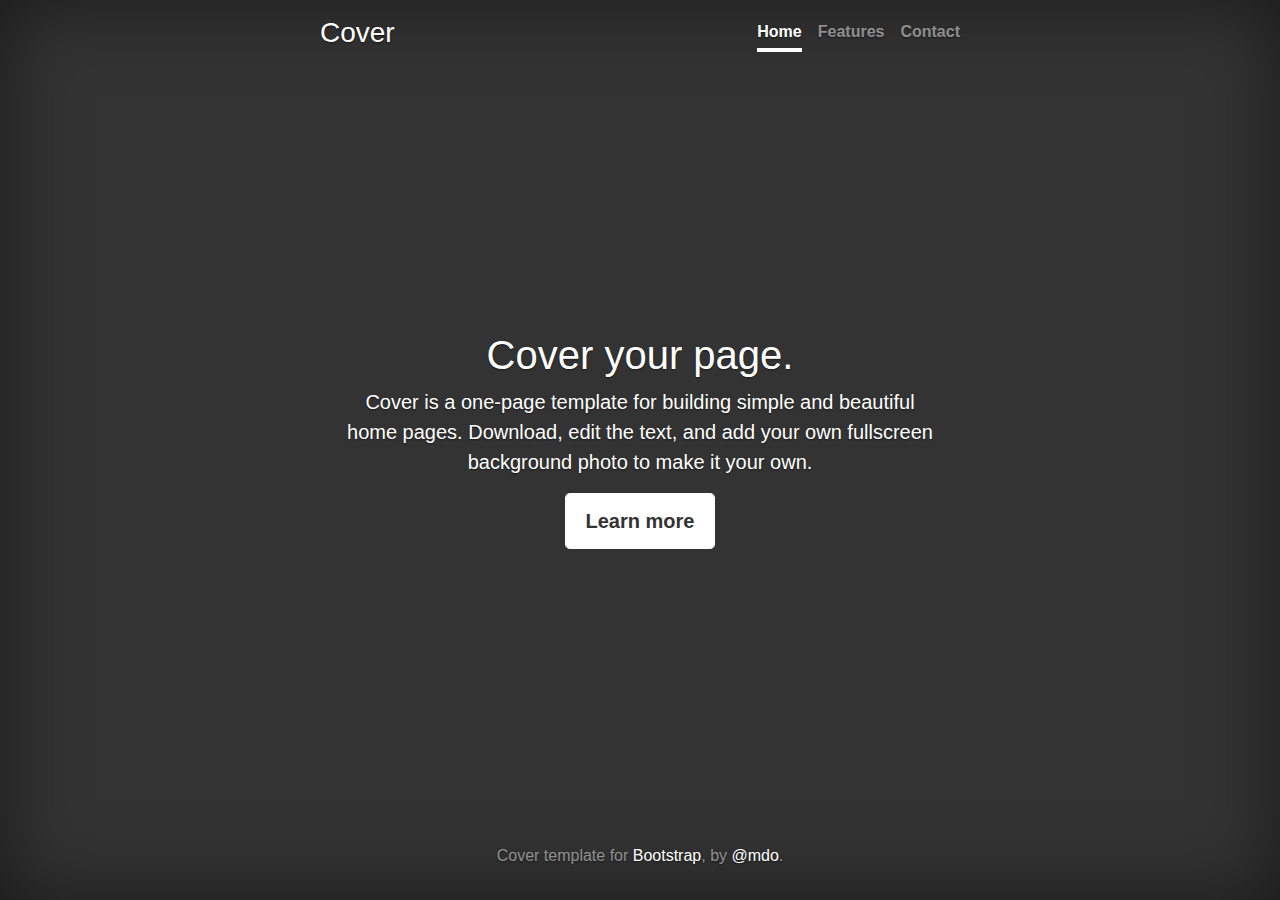
<file: MusicWhere/css/bootstrap-4.0.0/docs/4.0/examples/cover/index.html>
<!doctype html>
<html lang="en">
  <head>
    <meta charset="utf-8">
    <meta name="viewport" content="width=device-width, initial-scale=1, shrink-to-fit=no">
    <meta name="description" content="">
    <meta name="author" content="">
    <link rel="icon" href="../../../../favicon.ico">

    <title>Cover Template for Bootstrap</title>

    <!-- Bootstrap core CSS -->
    <link href="../../../../dist/css/bootstrap.min.css" rel="stylesheet">

    <!-- Custom styles for this template -->
    <link href="cover.css" rel="stylesheet">
  </head>

  <body class="text-center">

    <div class="cover-container d-flex h-100 p-3 mx-auto flex-column">
      <header class="masthead mb-auto">
        <div class="inner">
          <h3 class="masthead-brand">Cover</h3>
          <nav class="nav nav-masthead justify-content-center">
            <a class="nav-link active" href="#">Home</a>
            <a class="nav-link" href="#">Features</a>
            <a class="nav-link" href="#">Contact</a>
          </nav>
        </div>
      </header>

      <main role="main" class="inner cover">
        <h1 class="cover-heading">Cover your page.</h1>
        <p class="lead">Cover is a one-page template for building simple and beautiful home pages. Download, edit the text, and add your own fullscreen background photo to make it your own.</p>
        <p class="lead">
          <a href="#" class="btn btn-lg btn-secondary">Learn more</a>
        </p>
      </main>

      <footer class="mastfoot mt-auto">
        <div class="inner">
          <p>Cover template for <a href="https://getbootstrap.com/">Bootstrap</a>, by <a href="https://twitter.com/mdo">@mdo</a>.</p>
        </div>
      </footer>
    </div>


    <!-- Bootstrap core JavaScript
    ================================================== -->
    <!-- Placed at the end of the document so the pages load faster -->
    <script src="https://code.jquery.com/jquery-3.2.1.slim.min.js" integrity="sha384-KJ3o2DKtIkvYIK3UENzmM7KCkRr/rE9/Qpg6aAZGJwFDMVNA/GpGFF93hXpG5KkN" crossorigin="anonymous"></script>
    <script>window.jQuery || document.write('<script src="../../../../assets/js/vendor/jquery-slim.min.js"><\/script>')</script>
    <script src="../../../../assets/js/vendor/popper.min.js"></script>
    <script src="../../../../dist/js/bootstrap.min.js"></script>
  </body>
</html>
</file>
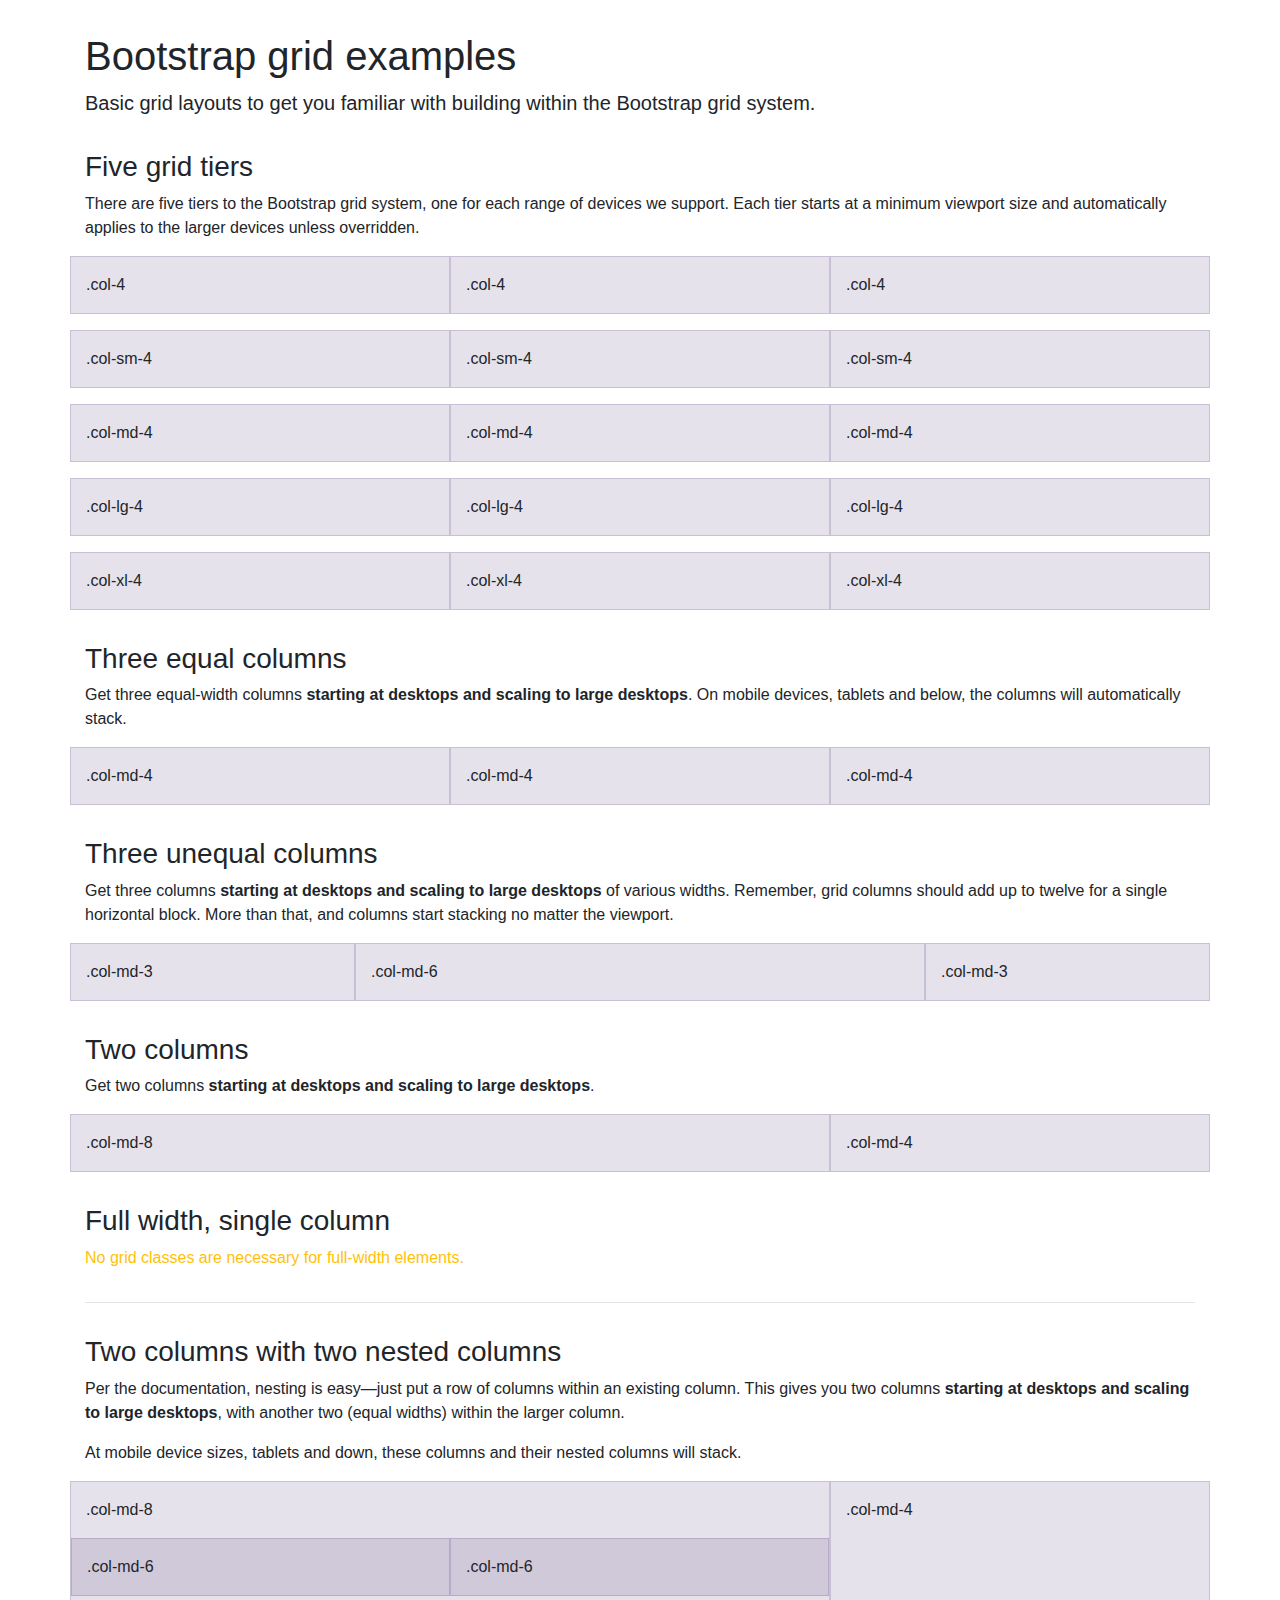
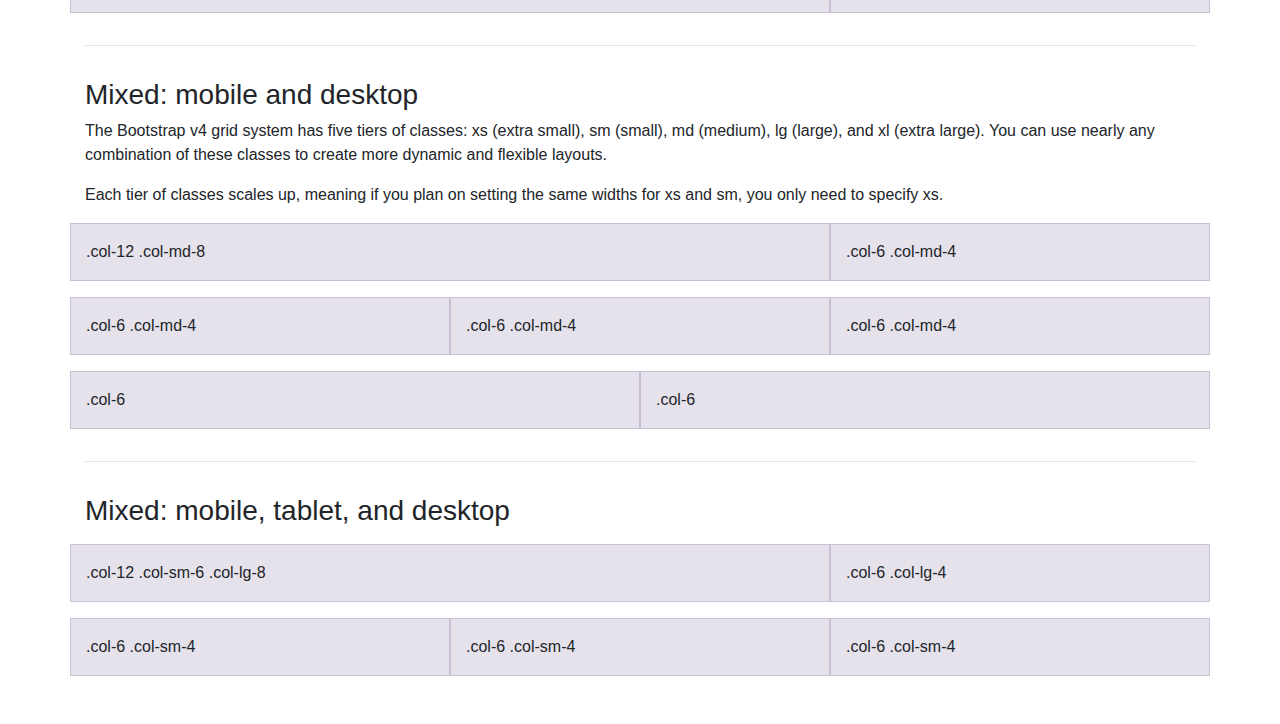
<file: MusicWhere/css/bootstrap-4.0.0/docs/4.0/examples/grid/index.html>
<!doctype html>
<html lang="en">
  <head>
    <meta charset="utf-8">
    <meta name="viewport" content="width=device-width, initial-scale=1, shrink-to-fit=no">
    <meta name="description" content="">
    <meta name="author" content="">
    <link rel="icon" href="../../../../favicon.ico">

    <title>Grid Template for Bootstrap</title>

    <!-- Bootstrap core CSS -->
    <link href="../../../../dist/css/bootstrap.min.css" rel="stylesheet">

    <!-- Custom styles for this template -->
    <link href="grid.css" rel="stylesheet">
  </head>

  <body>
    <div class="container">

      <h1>Bootstrap grid examples</h1>
      <p class="lead">Basic grid layouts to get you familiar with building within the Bootstrap grid system.</p>

      <h3>Five grid tiers</h3>
      <p>There are five tiers to the Bootstrap grid system, one for each range of devices we support. Each tier starts at a minimum viewport size and automatically applies to the larger devices unless overridden.</p>

      <div class="row">
        <div class="col-4">.col-4</div>
        <div class="col-4">.col-4</div>
        <div class="col-4">.col-4</div>
      </div>

      <div class="row">
        <div class="col-sm-4">.col-sm-4</div>
        <div class="col-sm-4">.col-sm-4</div>
        <div class="col-sm-4">.col-sm-4</div>
      </div>

      <div class="row">
        <div class="col-md-4">.col-md-4</div>
        <div class="col-md-4">.col-md-4</div>
        <div class="col-md-4">.col-md-4</div>
      </div>

      <div class="row">
        <div class="col-lg-4">.col-lg-4</div>
        <div class="col-lg-4">.col-lg-4</div>
        <div class="col-lg-4">.col-lg-4</div>
      </div>

      <div class="row">
        <div class="col-xl-4">.col-xl-4</div>
        <div class="col-xl-4">.col-xl-4</div>
        <div class="col-xl-4">.col-xl-4</div>
      </div>

      <h3>Three equal columns</h3>
      <p>Get three equal-width columns <strong>starting at desktops and scaling to large desktops</strong>. On mobile devices, tablets and below, the columns will automatically stack.</p>
      <div class="row">
        <div class="col-md-4">.col-md-4</div>
        <div class="col-md-4">.col-md-4</div>
        <div class="col-md-4">.col-md-4</div>
      </div>

      <h3>Three unequal columns</h3>
      <p>Get three columns <strong>starting at desktops and scaling to large desktops</strong> of various widths. Remember, grid columns should add up to twelve for a single horizontal block. More than that, and columns start stacking no matter the viewport.</p>
      <div class="row">
        <div class="col-md-3">.col-md-3</div>
        <div class="col-md-6">.col-md-6</div>
        <div class="col-md-3">.col-md-3</div>
      </div>

      <h3>Two columns</h3>
      <p>Get two columns <strong>starting at desktops and scaling to large desktops</strong>.</p>
      <div class="row">
        <div class="col-md-8">.col-md-8</div>
        <div class="col-md-4">.col-md-4</div>
      </div>

      <h3>Full width, single column</h3>
      <p class="text-warning">No grid classes are necessary for full-width elements.</p>

      <hr>

      <h3>Two columns with two nested columns</h3>
      <p>Per the documentation, nesting is easy—just put a row of columns within an existing column. This gives you two columns <strong>starting at desktops and scaling to large desktops</strong>, with another two (equal widths) within the larger column.</p>
      <p>At mobile device sizes, tablets and down, these columns and their nested columns will stack.</p>
      <div class="row">
        <div class="col-md-8">
          .col-md-8
          <div class="row">
            <div class="col-md-6">.col-md-6</div>
            <div class="col-md-6">.col-md-6</div>
          </div>
        </div>
        <div class="col-md-4">.col-md-4</div>
      </div>

      <hr>

      <h3>Mixed: mobile and desktop</h3>
      <p>The Bootstrap v4 grid system has five tiers of classes: xs (extra small), sm (small), md (medium), lg (large), and xl (extra large). You can use nearly any combination of these classes to create more dynamic and flexible layouts.</p>
      <p>Each tier of classes scales up, meaning if you plan on setting the same widths for xs and sm, you only need to specify xs.</p>
      <div class="row">
        <div class="col-12 col-md-8">.col-12 .col-md-8</div>
        <div class="col-6 col-md-4">.col-6 .col-md-4</div>
      </div>
      <div class="row">
        <div class="col-6 col-md-4">.col-6 .col-md-4</div>
        <div class="col-6 col-md-4">.col-6 .col-md-4</div>
        <div class="col-6 col-md-4">.col-6 .col-md-4</div>
      </div>
      <div class="row">
        <div class="col-6">.col-6</div>
        <div class="col-6">.col-6</div>
      </div>

      <hr>

      <h3>Mixed: mobile, tablet, and desktop</h3>
      <p></p>
      <div class="row">
        <div class="col-12 col-sm-6 col-lg-8">.col-12 .col-sm-6 .col-lg-8</div>
        <div class="col-6 col-lg-4">.col-6 .col-lg-4</div>
      </div>
      <div class="row">
        <div class="col-6 col-sm-4">.col-6 .col-sm-4</div>
        <div class="col-6 col-sm-4">.col-6 .col-sm-4</div>
        <div class="col-6 col-sm-4">.col-6 .col-sm-4</div>
      </div>

    </div> <!-- /container -->
  </body>
</html>
</file>
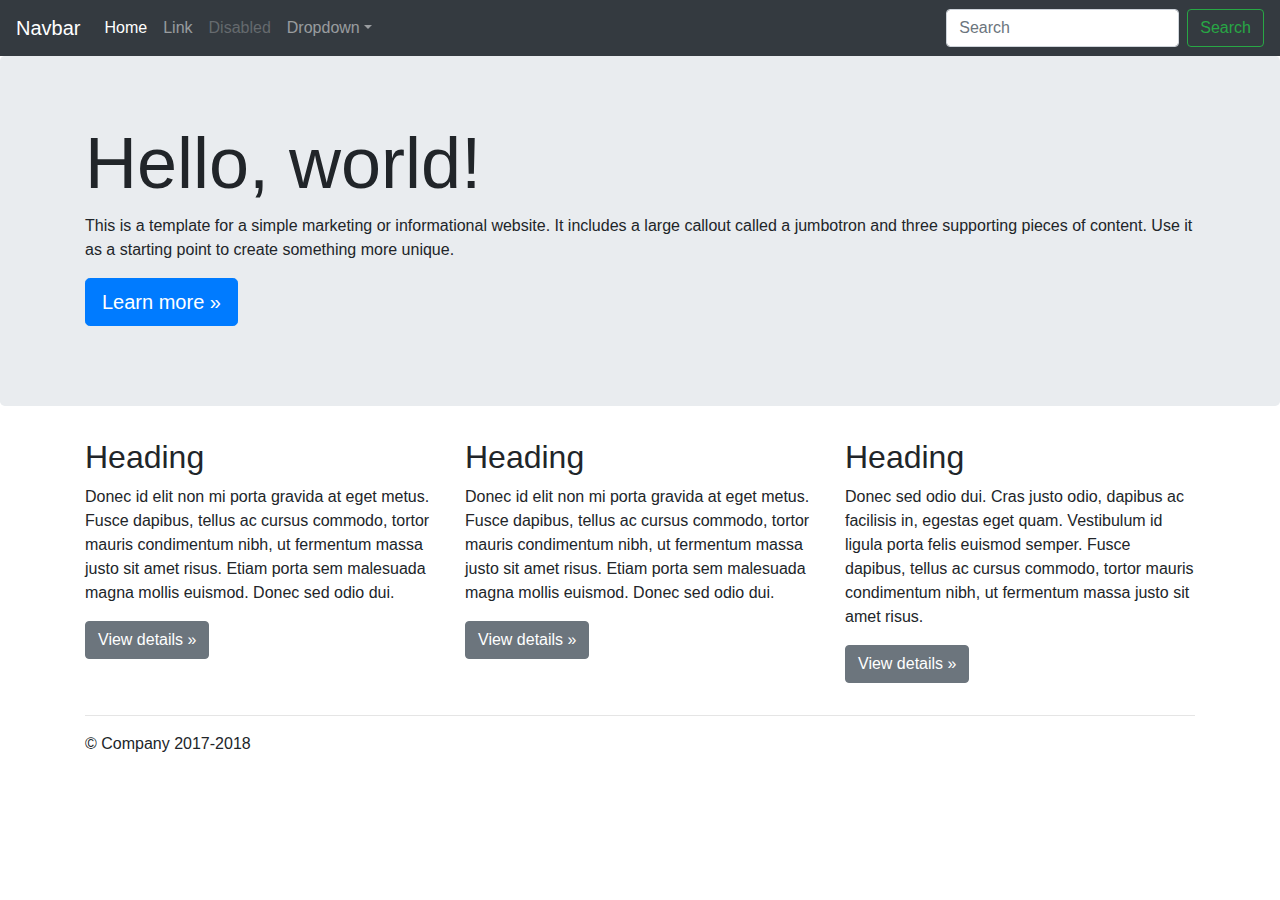
<file: MusicWhere/css/bootstrap-4.0.0/docs/4.0/examples/jumbotron/index.html>
<!doctype html>
<html lang="en">
  <head>
    <meta charset="utf-8">
    <meta name="viewport" content="width=device-width, initial-scale=1, shrink-to-fit=no">
    <meta name="description" content="">
    <meta name="author" content="">
    <link rel="icon" href="../../../../favicon.ico">

    <title>Jumbotron Template for Bootstrap</title>

    <!-- Bootstrap core CSS -->
    <link href="../../../../dist/css/bootstrap.min.css" rel="stylesheet">

    <!-- Custom styles for this template -->
    <link href="jumbotron.css" rel="stylesheet">
  </head>

  <body>

    <nav class="navbar navbar-expand-md navbar-dark fixed-top bg-dark">
      <a class="navbar-brand" href="#">Navbar</a>
      <button class="navbar-toggler" type="button" data-toggle="collapse" data-target="#navbarsExampleDefault" aria-controls="navbarsExampleDefault" aria-expanded="false" aria-label="Toggle navigation">
        <span class="navbar-toggler-icon"></span>
      </button>

      <div class="collapse navbar-collapse" id="navbarsExampleDefault">
        <ul class="navbar-nav mr-auto">
          <li class="nav-item active">
            <a class="nav-link" href="#">Home <span class="sr-only">(current)</span></a>
          </li>
          <li class="nav-item">
            <a class="nav-link" href="#">Link</a>
          </li>
          <li class="nav-item">
            <a class="nav-link disabled" href="#">Disabled</a>
          </li>
          <li class="nav-item dropdown">
            <a class="nav-link dropdown-toggle" href="http://example.com" id="dropdown01" data-toggle="dropdown" aria-haspopup="true" aria-expanded="false">Dropdown</a>
            <div class="dropdown-menu" aria-labelledby="dropdown01">
              <a class="dropdown-item" href="#">Action</a>
              <a class="dropdown-item" href="#">Another action</a>
              <a class="dropdown-item" href="#">Something else here</a>
            </div>
          </li>
        </ul>
        <form class="form-inline my-2 my-lg-0">
          <input class="form-control mr-sm-2" type="text" placeholder="Search" aria-label="Search">
          <button class="btn btn-outline-success my-2 my-sm-0" type="submit">Search</button>
        </form>
      </div>
    </nav>

    <main role="main">

      <!-- Main jumbotron for a primary marketing message or call to action -->
      <div class="jumbotron">
        <div class="container">
          <h1 class="display-3">Hello, world!</h1>
          <p>This is a template for a simple marketing or informational website. It includes a large callout called a jumbotron and three supporting pieces of content. Use it as a starting point to create something more unique.</p>
          <p><a class="btn btn-primary btn-lg" href="#" role="button">Learn more &raquo;</a></p>
        </div>
      </div>

      <div class="container">
        <!-- Example row of columns -->
        <div class="row">
          <div class="col-md-4">
            <h2>Heading</h2>
            <p>Donec id elit non mi porta gravida at eget metus. Fusce dapibus, tellus ac cursus commodo, tortor mauris condimentum nibh, ut fermentum massa justo sit amet risus. Etiam porta sem malesuada magna mollis euismod. Donec sed odio dui. </p>
            <p><a class="btn btn-secondary" href="#" role="button">View details &raquo;</a></p>
          </div>
          <div class="col-md-4">
            <h2>Heading</h2>
            <p>Donec id elit non mi porta gravida at eget metus. Fusce dapibus, tellus ac cursus commodo, tortor mauris condimentum nibh, ut fermentum massa justo sit amet risus. Etiam porta sem malesuada magna mollis euismod. Donec sed odio dui. </p>
            <p><a class="btn btn-secondary" href="#" role="button">View details &raquo;</a></p>
          </div>
          <div class="col-md-4">
            <h2>Heading</h2>
            <p>Donec sed odio dui. Cras justo odio, dapibus ac facilisis in, egestas eget quam. Vestibulum id ligula porta felis euismod semper. Fusce dapibus, tellus ac cursus commodo, tortor mauris condimentum nibh, ut fermentum massa justo sit amet risus.</p>
            <p><a class="btn btn-secondary" href="#" role="button">View details &raquo;</a></p>
          </div>
        </div>

        <hr>

      </div> <!-- /container -->

    </main>

    <footer class="container">
      <p>&copy; Company 2017-2018</p>
    </footer>

    <!-- Bootstrap core JavaScript
    ================================================== -->
    <!-- Placed at the end of the document so the pages load faster -->
    <script src="https://code.jquery.com/jquery-3.2.1.slim.min.js" integrity="sha384-KJ3o2DKtIkvYIK3UENzmM7KCkRr/rE9/Qpg6aAZGJwFDMVNA/GpGFF93hXpG5KkN" crossorigin="anonymous"></script>
    <script>window.jQuery || document.write('<script src="../../../../assets/js/vendor/jquery-slim.min.js"><\/script>')</script>
    <script src="../../../../assets/js/vendor/popper.min.js"></script>
    <script src="../../../../dist/js/bootstrap.min.js"></script>
  </body>
</html>
</file>
<file: MusicWhere/css/bootstrap-4.0.0/docs/4.0/examples/album/album.css>
:root {
  --jumbotron-padding-y: 3rem;
}

.jumbotron {
  padding-top: var(--jumbotron-padding-y);
  padding-bottom: var(--jumbotron-padding-y);
  margin-bottom: 0;
  background-color: #fff;
}
@media (min-width: 768px) {
  .jumbotron {
    padding-top: calc(var(--jumbotron-padding-y) * 2);
    padding-bottom: calc(var(--jumbotron-padding-y) * 2);
  }
}

.jumbotron p:last-child {
  margin-bottom: 0;
}

.jumbotron-heading {
  font-weight: 300;
}

.jumbotron .container {
  max-width: 40rem;
}

footer {
  padding-top: 3rem;
  padding-bottom: 3rem;
}

footer p {
  margin-bottom: .25rem;
}

.box-shadow { box-shadow: 0 .25rem .75rem rgba(0, 0, 0, .05); }
</file>
<file: MusicWhere/css/bootstrap-4.0.0/docs/4.0/examples/blog/blog.css>
/* stylelint-disable selector-list-comma-newline-after */

.blog-header {
  line-height: 1;
  border-bottom: 1px solid #e5e5e5;
}

.blog-header-logo {
  font-family: "Playfair Display", Georgia, "Times New Roman", serif;
  font-size: 2.25rem;
}

.blog-header-logo:hover {
  text-decoration: none;
}

h1, h2, h3, h4, h5, h6 {
  font-family: "Playfair Display", Georgia, "Times New Roman", serif;
}

.display-4 {
  font-size: 2.5rem;
}
@media (min-width: 768px) {
  .display-4 {
    font-size: 3rem;
  }
}

.nav-scroller {
  position: relative;
  z-index: 2;
  height: 2.75rem;
  overflow-y: hidden;
}

.nav-scroller .nav {
  display: -webkit-box;
  display: -ms-flexbox;
  display: flex;
  -ms-flex-wrap: nowrap;
  flex-wrap: nowrap;
  padding-bottom: 1rem;
  margin-top: -1px;
  overflow-x: auto;
  text-align: center;
  white-space: nowrap;
  -webkit-overflow-scrolling: touch;
}

.nav-scroller .nav-link {
  padding-top: .75rem;
  padding-bottom: .75rem;
  font-size: .875rem;
}

.card-img-right {
  height: 100%;
  border-radius: 0 3px 3px 0;
}

.flex-auto {
  -ms-flex: 0 0 auto;
  -webkit-box-flex: 0;
  flex: 0 0 auto;
}

.h-250 { height: 250px; }
@media (min-width: 768px) {
  .h-md-250 { height: 250px; }
}

.border-top { border-top: 1px solid #e5e5e5; }
.border-bottom { border-bottom: 1px solid #e5e5e5; }

.box-shadow { box-shadow: 0 .25rem .75rem rgba(0, 0, 0, .05); }

/*
 * Blog name and description
 */
.blog-title {
  margin-bottom: 0;
  font-size: 2rem;
  font-weight: 400;
}
.blog-description {
  font-size: 1.1rem;
  color: #999;
}

@media (min-width: 40em) {
  .blog-title {
    font-size: 3.5rem;
  }
}

/* Pagination */
.blog-pagination {
  margin-bottom: 4rem;
}
.blog-pagination > .btn {
  border-radius: 2rem;
}

/*
 * Blog posts
 */
.blog-post {
  margin-bottom: 4rem;
}
.blog-post-title {
  margin-bottom: .25rem;
  font-size: 2.5rem;
}
.blog-post-meta {
  margin-bottom: 1.25rem;
  color: #999;
}

/*
 * Footer
 */
.blog-footer {
  padding: 2.5rem 0;
  color: #999;
  text-align: center;
  background-color: #f9f9f9;
  border-top: .05rem solid #e5e5e5;
}
.blog-footer p:last-child {
  margin-bottom: 0;
}
</file>
<file: MusicWhere/css/bootstrap-4.0.0/docs/4.0/examples/carousel/carousel.css>
/* GLOBAL STYLES
-------------------------------------------------- */
/* Padding below the footer and lighter body text */

body {
  padding-top: 3rem;
  padding-bottom: 3rem;
  color: #5a5a5a;
}


/* CUSTOMIZE THE CAROUSEL
-------------------------------------------------- */

/* Carousel base class */
.carousel {
  margin-bottom: 4rem;
}
/* Since positioning the image, we need to help out the caption */
.carousel-caption {
  bottom: 3rem;
  z-index: 10;
}

/* Declare heights because of positioning of img element */
.carousel-item {
  height: 32rem;
  background-color: #777;
}
.carousel-item > img {
  position: absolute;
  top: 0;
  left: 0;
  min-width: 100%;
  height: 32rem;
}


/* MARKETING CONTENT
-------------------------------------------------- */

/* Center align the text within the three columns below the carousel */
.marketing .col-lg-4 {
  margin-bottom: 1.5rem;
  text-align: center;
}
.marketing h2 {
  font-weight: 400;
}
.marketing .col-lg-4 p {
  margin-right: .75rem;
  margin-left: .75rem;
}


/* Featurettes
------------------------- */

.featurette-divider {
  margin: 5rem 0; /* Space out the Bootstrap <hr> more */
}

/* Thin out the marketing headings */
.featurette-heading {
  font-weight: 300;
  line-height: 1;
  letter-spacing: -.05rem;
}


/* RESPONSIVE CSS
-------------------------------------------------- */

@media (min-width: 40em) {
  /* Bump up size of carousel content */
  .carousel-caption p {
    margin-bottom: 1.25rem;
    font-size: 1.25rem;
    line-height: 1.4;
  }

  .featurette-heading {
    font-size: 50px;
  }
}

@media (min-width: 62em) {
  .featurette-heading {
    margin-top: 7rem;
  }
}
</file>
<file: MusicWhere/css/bootstrap-4.0.0/docs/4.0/examples/cover/cover.css>
/*
 * Globals
 */

/* Links */
a,
a:focus,
a:hover {
  color: #fff;
}

/* Custom default button */
.btn-secondary,
.btn-secondary:hover,
.btn-secondary:focus {
  color: #333;
  text-shadow: none; /* Prevent inheritance from `body` */
  background-color: #fff;
  border: .05rem solid #fff;
}


/*
 * Base structure
 */

html,
body {
  height: 100%;
  background-color: #333;
}

body {
  display: -ms-flexbox;
  display: -webkit-box;
  display: flex;
  -ms-flex-pack: center;
  -webkit-box-pack: center;
  justify-content: center;
  color: #fff;
  text-shadow: 0 .05rem .1rem rgba(0, 0, 0, .5);
  box-shadow: inset 0 0 5rem rgba(0, 0, 0, .5);
}

.cover-container {
  max-width: 42em;
}


/*
 * Header
 */
.masthead {
  margin-bottom: 2rem;
}

.masthead-brand {
  margin-bottom: 0;
}

.nav-masthead .nav-link {
  padding: .25rem 0;
  font-weight: 700;
  color: rgba(255, 255, 255, .5);
  background-color: transparent;
  border-bottom: .25rem solid transparent;
}

.nav-masthead .nav-link:hover,
.nav-masthead .nav-link:focus {
  border-bottom-color: rgba(255, 255, 255, .25);
}

.nav-masthead .nav-link + .nav-link {
  margin-left: 1rem;
}

.nav-masthead .active {
  color: #fff;
  border-bottom-color: #fff;
}

@media (min-width: 48em) {
  .masthead-brand {
    float: left;
  }
  .nav-masthead {
    float: right;
  }
}


/*
 * Cover
 */
.cover {
  padding: 0 1.5rem;
}
.cover .btn-lg {
  padding: .75rem 1.25rem;
  font-weight: 700;
}


/*
 * Footer
 */
.mastfoot {
  color: rgba(255, 255, 255, .5);
}
</file>
<file: MusicWhere/css/bootstrap-4.0.0/docs/4.0/examples/grid/grid.css>
body {
  padding-top: 2rem;
  padding-bottom: 2rem;
}

h3 {
  margin-top: 2rem;
}

.row {
  margin-bottom: 1rem;
}
.row .row {
  margin-top: 1rem;
  margin-bottom: 0;
}
[class*="col-"] {
  padding-top: 1rem;
  padding-bottom: 1rem;
  background-color: rgba(86, 61, 124, .15);
  border: 1px solid rgba(86, 61, 124, .2);
}

hr {
  margin-top: 2rem;
  margin-bottom: 2rem;
}
</file>
<file: MusicWhere/css/bootstrap-4.0.0/docs/4.0/examples/jumbotron/jumbotron.css>
/* Move down content because we have a fixed navbar that is 3.5rem tall */
body {
  padding-top: 3.5rem;
}
</file>
<file: MusicWhere/css/bootstrap-4.0.0/js/tests/vendor/qunit.css>
/*!
 * QUnit 2.4.1
 * https://qunitjs.com/
 *
 * Copyright jQuery Foundation and other contributors
 * Released under the MIT license
 * https://jquery.org/license
 *
 * Date: 2017-10-22T05:12Z
 */

/** Font Family and Sizes */

#qunit-tests, #qunit-header, #qunit-banner, #qunit-testrunner-toolbar, #qunit-filteredTest, #qunit-userAgent, #qunit-testresult {
	font-family: "Helvetica Neue Light", "HelveticaNeue-Light", "Helvetica Neue", Calibri, Helvetica, Arial, sans-serif;
}

#qunit-testrunner-toolbar, #qunit-filteredTest, #qunit-userAgent, #qunit-testresult, #qunit-tests li { font-size: small; }
#qunit-tests { font-size: smaller; }


/** Resets */

#qunit-tests, #qunit-header, #qunit-banner, #qunit-filteredTest, #qunit-userAgent, #qunit-testresult, #qunit-modulefilter {
	margin: 0;
	padding: 0;
}


/** Header (excluding toolbar) */

#qunit-header {
	padding: 0.5em 0 0.5em 1em;

	color: #8699A4;
	background-color: #0D3349;

	font-size: 1.5em;
	line-height: 1em;
	font-weight: 400;

	border-radius: 5px 5px 0 0;
}

#qunit-header a {
	text-decoration: none;
	color: #C2CCD1;
}

#qunit-header a:hover,
#qunit-header a:focus {
	color: #FFF;
}

#qunit-banner {
	height: 5px;
}

#qunit-filteredTest {
	padding: 0.5em 1em 0.5em 1em;
	color: #366097;
	background-color: #F4FF77;
}

#qunit-userAgent {
	padding: 0.5em 1em 0.5em 1em;
	color: #FFF;
	background-color: #2B81AF;
	text-shadow: rgba(0, 0, 0, 0.5) 2px 2px 1px;
}


/** Toolbar */

#qunit-testrunner-toolbar {
	padding: 0.5em 1em 0.5em 1em;
	color: #5E740B;
	background-color: #EEE;
}

#qunit-testrunner-toolbar .clearfix {
	height: 0;
	clear: both;
}

#qunit-testrunner-toolbar label {
	display: inline-block;
}

#qunit-testrunner-toolbar input[type=checkbox],
#qunit-testrunner-toolbar input[type=radio] {
	margin: 3px;
	vertical-align: -2px;
}

#qunit-testrunner-toolbar input[type=text] {
	box-sizing: border-box;
	height: 1.6em;
}

.qunit-url-config,
.qunit-filter,
#qunit-modulefilter {
	display: inline-block;
	line-height: 2.1em;
}

.qunit-filter,
#qunit-modulefilter {
	float: right;
	position: relative;
	margin-left: 1em;
}

.qunit-url-config label {
	margin-right: 0.5em;
}

#qunit-modulefilter-search {
	box-sizing: border-box;
	width: 400px;
}

#qunit-modulefilter-search-container:after {
	position: absolute;
	right: 0.3em;
	content: "\25bc";
	color: black;
}

#qunit-modulefilter-dropdown {
	/* align with #qunit-modulefilter-search */
	box-sizing: border-box;
	width: 400px;
	position: absolute;
	right: 0;
	top: 50%;
	margin-top: 0.8em;

	border: 1px solid #D3D3D3;
	border-top: none;
	border-radius: 0 0 .25em .25em;
	color: #000;
	background-color: #F5F5F5;
	z-index: 99;
}

#qunit-modulefilter-dropdown a {
	color: inherit;
	text-decoration: none;
}

#qunit-modulefilter-dropdown .clickable.checked {
	font-weight: bold;
	color: #000;
	background-color: #D2E0E6;
}

#qunit-modulefilter-dropdown .clickable:hover {
	color: #FFF;
	background-color: #0D3349;
}

#qunit-modulefilter-actions {
	display: block;
	overflow: auto;

	/* align with #qunit-modulefilter-dropdown-list */
	font: smaller/1.5em sans-serif;
}

#qunit-modulefilter-dropdown #qunit-modulefilter-actions > * {
	box-sizing: border-box;
	max-height: 2.8em;
	display: block;
	padding: 0.4em;
}

#qunit-modulefilter-dropdown #qunit-modulefilter-actions > button {
	float: right;
	font: inherit;
}

#qunit-modulefilter-dropdown #qunit-modulefilter-actions > :last-child {
	/* insert padding to align with checkbox margins */
	padding-left: 3px;
}

#qunit-modulefilter-dropdown-list {
	max-height: 200px;
	overflow-y: auto;
	margin: 0;
	border-top: 2px groove threedhighlight;
	padding: 0.4em 0 0;
	font: smaller/1.5em sans-serif;
}

#qunit-modulefilter-dropdown-list li {
	white-space: nowrap;
	overflow: hidden;
	text-overflow: ellipsis;
}

#qunit-modulefilter-dropdown-list .clickable {
	display: block;
	padding-left: 0.15em;
}


/** Tests: Pass/Fail */

#qunit-tests {
	list-style-position: inside;
}

#qunit-tests li {
	padding: 0.4em 1em 0.4em 1em;
	border-bottom: 1px solid #FFF;
	list-style-position: inside;
}

#qunit-tests > li {
	display: none;
}

#qunit-tests li.running,
#qunit-tests li.pass,
#qunit-tests li.fail,
#qunit-tests li.skipped,
#qunit-tests li.aborted {
	display: list-item;
}

#qunit-tests.hidepass {
	position: relative;
}

#qunit-tests.hidepass li.running,
#qunit-tests.hidepass li.pass:not(.todo) {
	visibility: hidden;
	position: absolute;
	width:   0;
	height:  0;
	padding: 0;
	border:  0;
	margin:  0;
}

#qunit-tests li strong {
	cursor: pointer;
}

#qunit-tests li.skipped strong {
	cursor: default;
}

#qunit-tests li a {
	padding: 0.5em;
	color: #C2CCD1;
	text-decoration: none;
}

#qunit-tests li p a {
	padding: 0.25em;
	color: #6B6464;
}
#qunit-tests li a:hover,
#qunit-tests li a:focus {
	color: #000;
}

#qunit-tests li .runtime {
	float: right;
	font-size: smaller;
}

.qunit-assert-list {
	margin-top: 0.5em;
	padding: 0.5em;

	background-color: #FFF;

	border-radius: 5px;
}

.qunit-source {
	margin: 0.6em 0 0.3em;
}

.qunit-collapsed {
	display: none;
}

#qunit-tests table {
	border-collapse: collapse;
	margin-top: 0.2em;
}

#qunit-tests th {
	text-align: right;
	vertical-align: top;
	padding: 0 0.5em 0 0;
}

#qunit-tests td {
	vertical-align: top;
}

#qunit-tests pre {
	margin: 0;
	white-space: pre-wrap;
	word-wrap: break-word;
}

#qunit-tests del {
	color: #374E0C;
	background-color: #E0F2BE;
	text-decoration: none;
}

#qunit-tests ins {
	color: #500;
	background-color: #FFCACA;
	text-decoration: none;
}

/*** Test Counts */

#qunit-tests b.counts                       { color: #000; }
#qunit-tests b.passed                       { color: #5E740B; }
#qunit-tests b.failed                       { color: #710909; }

#qunit-tests li li {
	padding: 5px;
	background-color: #FFF;
	border-bottom: none;
	list-style-position: inside;
}

/*** Passing Styles */

#qunit-tests li li.pass {
	color: #3C510C;
	background-color: #FFF;
	border-left: 10px solid #C6E746;
}

#qunit-tests .pass                          { color: #528CE0; background-color: #D2E0E6; }
#qunit-tests .pass .test-name               { color: #366097; }

#qunit-tests .pass .test-actual,
#qunit-tests .pass .test-expected           { color: #999; }

#qunit-banner.qunit-pass                    { background-color: #C6E746; }

/*** Failing Styles */

#qunit-tests li li.fail {
	color: #710909;
	background-color: #FFF;
	border-left: 10px solid #EE5757;
	white-space: pre;
}

#qunit-tests > li:last-child {
	border-radius: 0 0 5px 5px;
}

#qunit-tests .fail                          { color: #000; background-color: #EE5757; }
#qunit-tests .fail .test-name,
#qunit-tests .fail .module-name             { color: #000; }

#qunit-tests .fail .test-actual             { color: #EE5757; }
#qunit-tests .fail .test-expected           { color: #008000; }

#qunit-banner.qunit-fail                    { background-color: #EE5757; }


/*** Aborted tests */
#qunit-tests .aborted { color: #000; background-color: orange; }
/*** Skipped tests */

#qunit-tests .skipped {
	background-color: #EBECE9;
}

#qunit-tests .qunit-todo-label,
#qunit-tests .qunit-skipped-label {
	background-color: #F4FF77;
	display: inline-block;
	font-style: normal;
	color: #366097;
	line-height: 1.8em;
	padding: 0 0.5em;
	margin: -0.4em 0.4em -0.4em 0;
}

#qunit-tests .qunit-todo-label {
	background-color: #EEE;
}

/** Result */

#qunit-testresult {
	color: #2B81AF;
	background-color: #D2E0E6;

	border-bottom: 1px solid #FFF;
}
#qunit-testresult .clearfix {
	height: 0;
	clear: both;
}
#qunit-testresult .module-name {
	font-weight: 700;
}
#qunit-testresult-display {
	padding: 0.5em 1em 0.5em 1em;
	width: 85%;
	float:left;
}
#qunit-testresult-controls {
	padding: 0.5em 1em 0.5em 1em;
  width: 10%;
	float:left;
}

/** Fixture */

#qunit-fixture {
	position: absolute;
	top: -10000px;
	left: -10000px;
	width: 1000px;
	height: 1000px;
}
</file>
